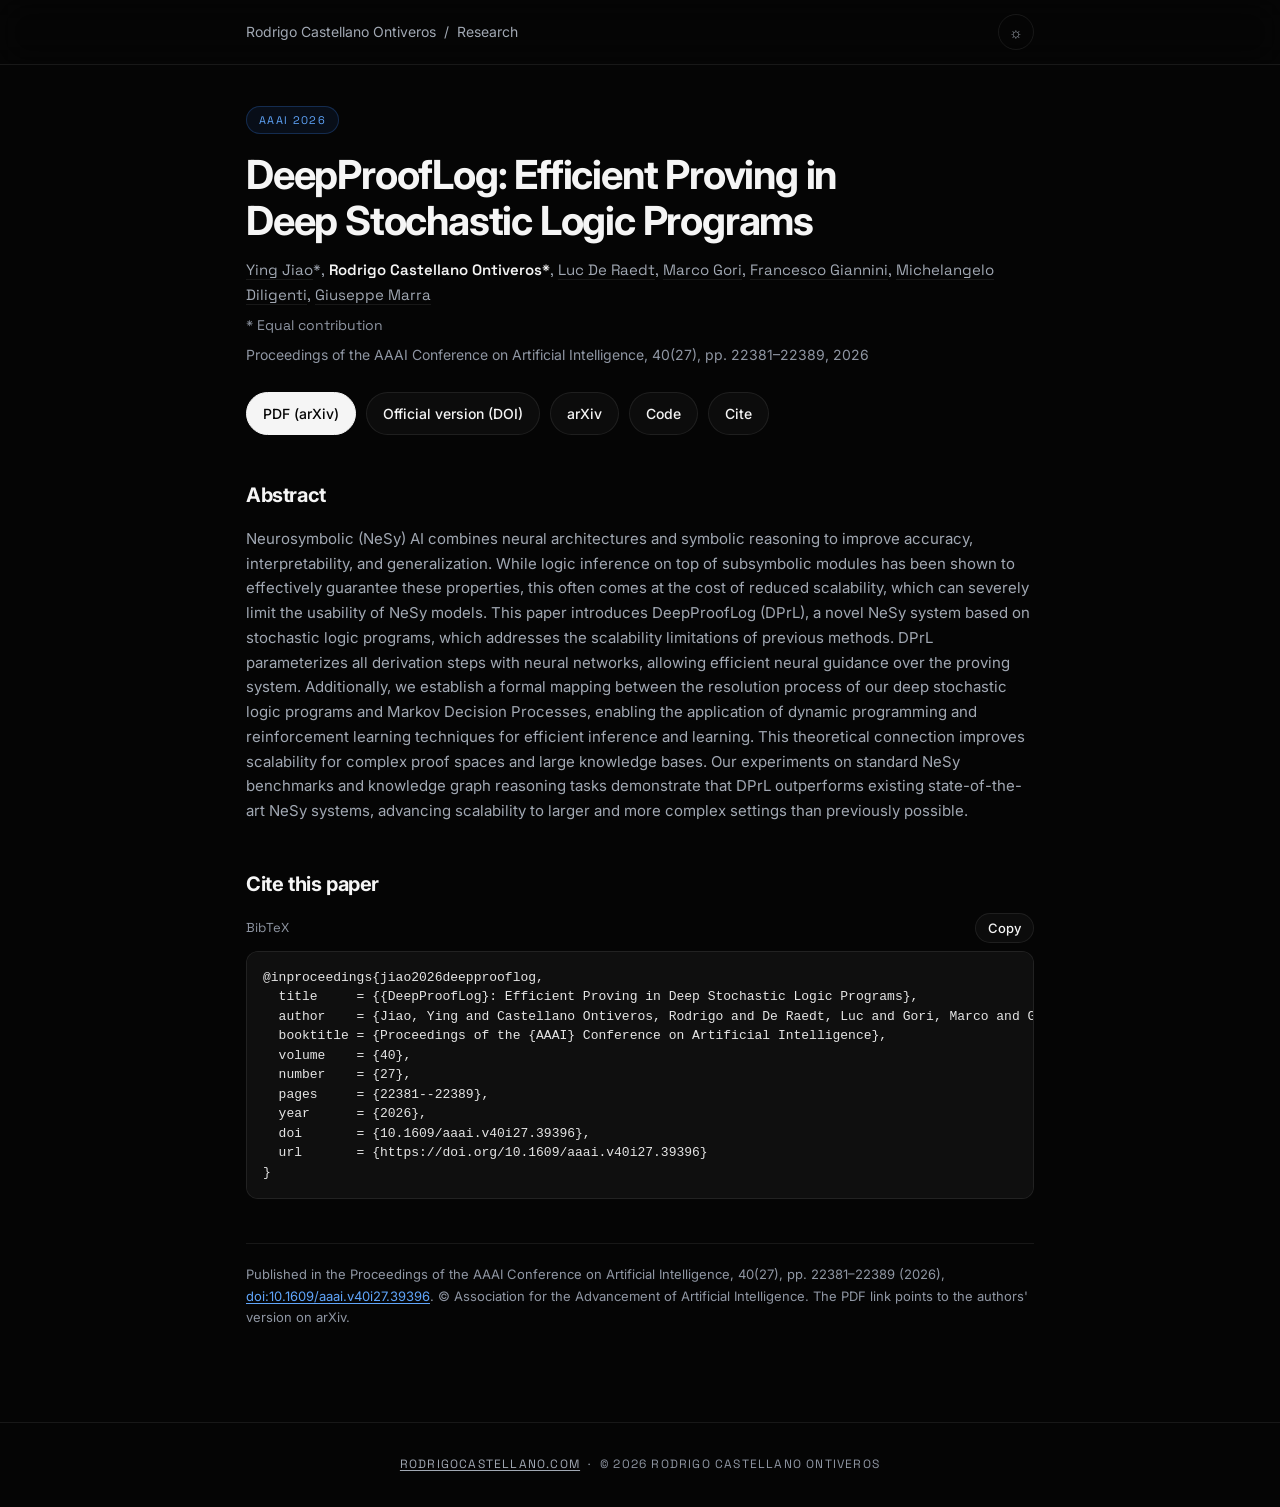
<file: papers/deepprooflog/index.html>
<!DOCTYPE html>
<html lang="en">
<head>
    <meta charset="UTF-8">
    <meta name="viewport" content="width=device-width, initial-scale=1.0">

    <title>DeepProofLog: Efficient Proving in Deep Stochastic Logic Programs (AAAI 2026) | Rodrigo Castellano Ontiveros</title>
    <meta name="description" content="AAAI 2026 paper by Jiao, Castellano Ontiveros, De Raedt, Gori, Giannini, Diligenti, Marra. Neurosymbolic (NeSy) AI combines neural architectures and symbolic reasoning to improve accuracy, interpretability, and generalization.">
    <meta name="author" content="Rodrigo Castellano Ontiveros">
    <link rel="canonical" href="https://rodrigocastellano.com/papers/deepprooflog/">

    <!-- Google Scholar / Highwire Press tags -->
    <meta name="citation_title" content="DeepProofLog: Efficient Proving in Deep Stochastic Logic Programs">
    <meta name="citation_author" content="Jiao, Ying">
    <meta name="citation_author" content="Castellano Ontiveros, Rodrigo">
    <meta name="citation_author_orcid" content="0000-0003-2324-633X">
    <meta name="citation_author_institution" content="University of Siena">
    <meta name="citation_author" content="De Raedt, Luc">
    <meta name="citation_author" content="Gori, Marco">
    <meta name="citation_author_orcid" content="0000-0001-6337-5430">
    <meta name="citation_author" content="Giannini, Francesco">
    <meta name="citation_author" content="Diligenti, Michelangelo">
    <meta name="citation_author_orcid" content="0000-0002-5805-8032">
    <meta name="citation_author" content="Marra, Giuseppe">
    <meta name="citation_author_orcid" content="0000-0001-5940-9562">
    <meta name="citation_publication_date" content="2026/03/14">
    <meta name="citation_conference_title" content="Proceedings of the AAAI Conference on Artificial Intelligence">
    <meta name="citation_publisher" content="Association for the Advancement of Artificial Intelligence (AAAI)">
    <meta name="citation_volume" content="40">
    <meta name="citation_issue" content="27">
    <meta name="citation_firstpage" content="22381">
    <meta name="citation_lastpage" content="22389">
    <meta name="citation_doi" content="10.1609/aaai.v40i27.39396">
    <meta name="citation_arxiv_id" content="2511.08581">
    <meta name="citation_pdf_url" content="https://arxiv.org/pdf/2511.08581">
    <meta name="citation_abstract_html_url" content="https://rodrigocastellano.com/papers/deepprooflog/">
    <meta name="citation_keywords" content="neurosymbolic AI; stochastic logic programs; DeepProbLog; probabilistic logic programming; Markov decision processes; reinforcement learning; knowledge graph reasoning; scalable inference">

    <!-- Open Graph / Twitter -->
    <meta property="og:type" content="article">
    <meta property="og:url" content="https://rodrigocastellano.com/papers/deepprooflog/">
    <meta property="og:site_name" content="Rodrigo Castellano Ontiveros">
    <meta property="og:title" content="DeepProofLog: Efficient Proving in Deep Stochastic Logic Programs (AAAI 2026)">
    <meta property="og:description" content="Neurosymbolic (NeSy) AI combines neural architectures and symbolic reasoning to improve accuracy, interpretability, and generalization.">
    <meta property="og:image" content="https://rodrigocastellano.com/image/banner.jpg">
    <meta name="twitter:card" content="summary_large_image">
    <meta name="twitter:title" content="DeepProofLog: Efficient Proving in Deep Stochastic Logic Programs (AAAI 2026)">
    <meta name="twitter:description" content="Neurosymbolic (NeSy) AI combines neural architectures and symbolic reasoning to improve accuracy, interpretability, and generalization.">
    <meta name="twitter:image" content="https://rodrigocastellano.com/image/banner.jpg">

    <script type="application/ld+json">
{
    "@context": "https://schema.org",
    "@graph": [
        {
            "@type": "ScholarlyArticle",
            "@id": "https://rodrigocastellano.com/papers/deepprooflog/#article",
            "headline": "DeepProofLog: Efficient Proving in Deep Stochastic Logic Programs",
            "name": "DeepProofLog: Efficient Proving in Deep Stochastic Logic Programs",
            "url": "https://rodrigocastellano.com/papers/deepprooflog/",
            "datePublished": "2026-03-14",
            "inLanguage": "en",
            "author": [
                {
                    "@type": "Person",
                    "name": "Ying Jiao"
                },
                {
                    "@type": "Person",
                    "name": "Rodrigo Castellano Ontiveros",
                    "givenName": "Rodrigo",
                    "familyName": "Castellano Ontiveros",
                    "url": "https://rodrigocastellano.com/",
                    "sameAs": "https://orcid.org/0000-0003-2324-633X",
                    "affiliation": {
                        "@type": "Organization",
                        "name": "University of Siena"
                    }
                },
                {
                    "@type": "Person",
                    "name": "Luc De Raedt"
                },
                {
                    "@type": "Person",
                    "name": "Marco Gori",
                    "sameAs": "https://orcid.org/0000-0001-6337-5430"
                },
                {
                    "@type": "Person",
                    "name": "Francesco Giannini"
                },
                {
                    "@type": "Person",
                    "name": "Michelangelo Diligenti",
                    "sameAs": "https://orcid.org/0000-0002-5805-8032"
                },
                {
                    "@type": "Person",
                    "name": "Giuseppe Marra",
                    "sameAs": "https://orcid.org/0000-0001-5940-9562"
                }
            ],
            "isPartOf": {
                "@type": "PublicationVolume",
                "name": "Proceedings of the AAAI Conference on Artificial Intelligence"
            },
            "publisher": {
                "@type": "Organization",
                "name": "Association for the Advancement of Artificial Intelligence (AAAI)"
            },
            "abstract": "Neurosymbolic (NeSy) AI combines neural architectures and symbolic reasoning to improve accuracy, interpretability, and generalization. While logic inference on top of subsymbolic modules has been shown to effectively guarantee these properties, this often comes at the cost of reduced scalability, which can severely limit the usability of NeSy models. This paper introduces DeepProofLog (DPrL), a novel NeSy system based on stochastic logic programs, which addresses the scalability limitations of previous methods. DPrL parameterizes all derivation steps with neural networks, allowing efficient neural guidance over the proving system. Additionally, we establish a formal mapping between the resolution process of our deep stochastic logic programs and Markov Decision Processes, enabling the application of dynamic programming and reinforcement learning techniques for efficient inference and learning. This theoretical connection improves scalability for complex proof spaces and large knowledge bases. Our experiments on standard NeSy benchmarks and knowledge graph reasoning tasks demonstrate that DPrL outperforms existing state-of-the-art NeSy systems, advancing scalability to larger and more complex settings than previously possible.",
            "keywords": [
                "neurosymbolic AI",
                "stochastic logic programs",
                "DeepProbLog",
                "probabilistic logic programming",
                "Markov decision processes",
                "reinforcement learning",
                "knowledge graph reasoning",
                "scalable inference"
            ],
            "identifier": [
                {
                    "@type": "PropertyValue",
                    "propertyID": "DOI",
                    "value": "10.1609/aaai.v40i27.39396"
                },
                {
                    "@type": "PropertyValue",
                    "propertyID": "arXiv",
                    "value": "2511.08581"
                }
            ],
            "sameAs": [
                "https://doi.org/10.1609/aaai.v40i27.39396",
                "https://arxiv.org/abs/2511.08581"
            ],
            "pageStart": "22381",
            "pageEnd": "22389",
            "encoding": {
                "@type": "MediaObject",
                "encodingFormat": "application/pdf",
                "contentUrl": "https://arxiv.org/pdf/2511.08581"
            }
        },
        {
            "@type": "SoftwareSourceCode",
            "name": "DPrL-AAAI",
            "codeRepository": "https://github.com/DeepProofLog/DPrL-AAAI",
            "isBasedOn": {
                "@id": "https://rodrigocastellano.com/papers/deepprooflog/#article"
            }
        },
        {
            "@type": "BreadcrumbList",
            "itemListElement": [
                {
                    "@type": "ListItem",
                    "position": 1,
                    "name": "Rodrigo Castellano Ontiveros",
                    "item": "https://rodrigocastellano.com/"
                },
                {
                    "@type": "ListItem",
                    "position": 2,
                    "name": "Research",
                    "item": "https://rodrigocastellano.com/#research"
                },
                {
                    "@type": "ListItem",
                    "position": 3,
                    "name": "DeepProofLog: Efficient Proving in Deep Stochastic Logic Programs"
                }
            ]
        }
    ]
}
    </script>

    <link rel="icon" type="image/png" sizes="192x192" href="/image/favicon.png?v=5">
    <link rel="icon" type="image/svg+xml" href="/image/favicon.svg?v=5">
    <link rel="preconnect" href="https://fonts.googleapis.com">
    <link rel="preconnect" href="https://fonts.gstatic.com" crossorigin>
    <link href="https://fonts.googleapis.com/css2?family=Inter:wght@300;400;500;600;700&family=Space+Grotesk:wght@400;500;600&display=swap" rel="stylesheet">

    <script>try { if (localStorage.getItem('theme') === 'light') document.documentElement.classList.add('light'); } catch (e) {}</script>
    <style>
        :root {
            --bg: #050505; --surface: rgba(255,255,255,0.03); --border: rgba(255,255,255,0.08);
            --text: #e5e5e5; --strong: #f5f5f5; --muted: #a1a8b3; --faint: #8f96a3;
            --accent: #60a5fa; --accent-bg: rgba(59,130,246,0.08); --accent-border: rgba(59,130,246,0.25);
            --code-bg: #0f0f0f;
        }
        html.light {
            --bg: #fafafa; --surface: rgba(0,0,0,0.025); --border: rgba(0,0,0,0.09);
            --text: #1f2937; --strong: #0a0a0a; --muted: #4b5563; --faint: #5b6472;
            --accent: #2563eb; --accent-bg: rgba(37,99,235,0.06); --accent-border: rgba(37,99,235,0.25);
            --code-bg: #f3f4f6;
        }
        * { box-sizing: border-box; }
        body { margin: 0; font-family: 'Inter', sans-serif; background: var(--bg); color: var(--text); -webkit-font-smoothing: antialiased; line-height: 1.65; }
        a { color: var(--accent); text-decoration: none; }
        a:hover { text-decoration: underline; }
        ::selection { background: rgba(59,130,246,0.3); }
        .mono { font-family: 'Space Grotesk', monospace; }

        .topbar { position: sticky; top: 0; z-index: 10; backdrop-filter: blur(16px); -webkit-backdrop-filter: blur(16px); background: color-mix(in srgb, var(--bg) 80%, transparent); border-bottom: 1px solid var(--border); }
        .topbar-inner { max-width: 820px; margin: 0 auto; padding: 14px 16px; display: flex; align-items: center; justify-content: space-between; gap: 12px; }
        .crumbs { font-size: 14px; color: var(--muted); white-space: nowrap; overflow: hidden; text-overflow: ellipsis; }
        .crumbs a { color: var(--muted); }
        .crumbs a:hover { color: var(--strong); }
        .theme-btn { background: none; border: 1px solid var(--border); color: var(--muted); border-radius: 999px; width: 36px; height: 36px; cursor: pointer; font-size: 15px; flex-shrink: 0; }
        .theme-btn:hover { color: var(--strong); }

        main { max-width: 820px; margin: 0 auto; padding: 40px 16px 80px; }
        .badge { display: inline-block; font-family: 'Space Grotesk', monospace; font-size: 11px; letter-spacing: 0.12em; text-transform: uppercase; color: var(--accent); background: var(--accent-bg); border: 1px solid var(--accent-border); border-radius: 999px; padding: 4px 12px; }
        h1 { color: var(--strong); font-size: clamp(28px, 5vw, 40px); line-height: 1.15; letter-spacing: -0.03em; margin: 18px 0 14px; text-wrap: balance; }
        h2 { color: var(--strong); font-size: 20px; letter-spacing: -0.02em; margin: 44px 0 12px; }
        .authors { font-family: 'Space Grotesk', monospace; font-size: 15px; color: var(--muted); }
        .authors strong { color: var(--strong); font-weight: 600; }
        .authors a { color: var(--muted); border-bottom: 1px solid var(--border); }
        .authors a:hover { color: var(--strong); text-decoration: none; }
        .venue { font-size: 14px; color: var(--faint); margin-top: 6px; }

        .actions { display: flex; flex-wrap: wrap; gap: 10px; margin: 26px 0 8px; }
        .btn { display: inline-flex; align-items: center; gap: 8px; padding: 9px 16px; border-radius: 999px; border: 1px solid var(--border); color: var(--strong); font-size: 14px; font-weight: 500; background: var(--surface); cursor: pointer; font-family: inherit; }
        .btn:hover { border-color: var(--accent-border); text-decoration: none; color: var(--accent); }
        .btn.primary { background: var(--strong); color: var(--bg); border-color: var(--strong); }
        .btn.primary:hover { opacity: 0.85; color: var(--bg); }
        .abstract { color: var(--muted); font-size: 15px; }

        pre { background: var(--code-bg); border: 1px solid var(--border); border-radius: 12px; padding: 16px; overflow-x: auto; font-size: 13px; line-height: 1.5; color: var(--text); margin: 0; }
        .cite-head { display: flex; justify-content: space-between; align-items: center; margin-bottom: 8px; }
        .copy { font-size: 13px; padding: 6px 12px; }

        .notice { margin-top: 44px; padding-top: 20px; border-top: 1px solid var(--border); font-size: 13px; color: var(--faint); }
        .notice a, footer a, .abstract a { text-decoration: underline; text-underline-offset: 2px; }
        footer { border-top: 1px solid var(--border); text-align: center; padding: 32px 16px; font-family: 'Space Grotesk', monospace; font-size: 12px; letter-spacing: 0.1em; text-transform: uppercase; color: var(--faint); }
        footer a { color: var(--muted); }
    </style>
</head>
<body>
    <header class="topbar">
        <div class="topbar-inner">
            <nav class="crumbs" aria-label="Breadcrumb"><a href="/">Rodrigo Castellano Ontiveros</a> &nbsp;/&nbsp; <a href="/#research">Research</a></nav>
            <button id="theme-toggle" class="theme-btn" type="button" aria-label="Switch theme" title="Switch theme">&#9788;</button>
        </div>
    </header>

    <main>
        <article>
            <span class="badge">AAAI 2026</span>
            <h1>DeepProofLog: Efficient Proving in Deep Stochastic Logic Programs</h1>
            <div class="authors">
                <a href="https://scholar.google.com/citations?user=w0526qgAAAAJ" target="_blank" rel="noopener">Ying Jiao</a>*,
                <strong>Rodrigo Castellano Ontiveros*</strong>,
                <a href="https://scholar.google.com/citations?user=dgobB6AAAAAJ" target="_blank" rel="noopener">Luc De Raedt</a>,
                <a href="https://scholar.google.com/citations?user=wBMRRk0AAAAJ" target="_blank" rel="noopener">Marco Gori</a>,
                <a href="https://scholar.google.com/citations?user=RO8aInMAAAAJ" target="_blank" rel="noopener">Francesco Giannini</a>,
                <a href="https://scholar.google.com/citations?user=qI-LOjIAAAAJ" target="_blank" rel="noopener">Michelangelo Diligenti</a>,
                <a href="https://scholar.google.com/citations?user=BBcsk7MAAAAJ" target="_blank" rel="noopener">Giuseppe Marra</a>
                <div class="venue">* Equal contribution</div>
            </div>
            <div class="venue">Proceedings of the AAAI Conference on Artificial Intelligence, 40(27), pp. 22381–22389, 2026</div>

            <div class="actions">
                <a class="btn primary" href="https://arxiv.org/pdf/2511.08581" target="_blank" rel="noopener">PDF (arXiv)</a>
                <a class="btn" href="https://doi.org/10.1609/aaai.v40i27.39396" target="_blank" rel="noopener">Official version (DOI)</a>
                <a class="btn" href="https://arxiv.org/abs/2511.08581" target="_blank" rel="noopener">arXiv</a>
                <a class="btn" href="https://github.com/DeepProofLog/DPrL-AAAI" target="_blank" rel="noopener">Code</a>
                <a class="btn" href="#cite">Cite</a>
            </div>

            <h2>Abstract</h2>
            <p class="abstract">Neurosymbolic (NeSy) AI combines neural architectures and symbolic reasoning to improve accuracy, interpretability, and generalization. While logic inference on top of subsymbolic modules has been shown to effectively guarantee these properties, this often comes at the cost of reduced scalability, which can severely limit the usability of NeSy models. This paper introduces DeepProofLog (DPrL), a novel NeSy system based on stochastic logic programs, which addresses the scalability limitations of previous methods. DPrL parameterizes all derivation steps with neural networks, allowing efficient neural guidance over the proving system. Additionally, we establish a formal mapping between the resolution process of our deep stochastic logic programs and Markov Decision Processes, enabling the application of dynamic programming and reinforcement learning techniques for efficient inference and learning. This theoretical connection improves scalability for complex proof spaces and large knowledge bases. Our experiments on standard NeSy benchmarks and knowledge graph reasoning tasks demonstrate that DPrL outperforms existing state-of-the-art NeSy systems, advancing scalability to larger and more complex settings than previously possible.</p>

            <h2 id="cite">Cite this paper</h2>
            <div class="cite-head">
                <span class="mono" style="font-size:13px;color:var(--faint)">BibTeX</span>
                <button class="btn copy" type="button" data-copy="bibtex">Copy</button>
            </div>
<pre id="bibtex">@inproceedings{jiao2026deepprooflog,
  title     = {{DeepProofLog}: Efficient Proving in Deep Stochastic Logic Programs},
  author    = {Jiao, Ying and Castellano Ontiveros, Rodrigo and De Raedt, Luc and Gori, Marco and Giannini, Francesco and Diligenti, Michelangelo and Marra, Giuseppe},
  booktitle = {Proceedings of the {AAAI} Conference on Artificial Intelligence},
  volume    = {40},
  number    = {27},
  pages     = {22381--22389},
  year      = {2026},
  doi       = {10.1609/aaai.v40i27.39396},
  url       = {https://doi.org/10.1609/aaai.v40i27.39396}
}</pre>

            <p class="notice">Published in the Proceedings of the AAAI Conference on Artificial Intelligence, 40(27), pp. 22381–22389 (2026), <a href="https://doi.org/10.1609/aaai.v40i27.39396">doi:10.1609/aaai.v40i27.39396</a>. © Association for the Advancement of Artificial Intelligence. The PDF link points to the authors' version on arXiv.</p>
        </article>
    </main>

    <footer>
        <a href="/">rodrigocastellano.com</a> &nbsp;·&nbsp; &copy; 2026 Rodrigo Castellano Ontiveros
    </footer>

    <script>
        (function () {
            var btn = document.getElementById('theme-toggle');
            function sync() { btn.innerHTML = document.documentElement.classList.contains('light') ? '&#9790;' : '&#9788;'; }
            sync();
            btn.addEventListener('click', function () {
                var light = document.documentElement.classList.toggle('light');
                try { localStorage.setItem('theme', light ? 'light' : 'dark'); } catch (e) {}
                sync();
            });
            document.querySelectorAll('[data-copy]').forEach(function (b) {
                b.addEventListener('click', function () {
                    var text = document.getElementById(b.getAttribute('data-copy')).textContent;
                    navigator.clipboard.writeText(text).then(function () {
                        b.textContent = 'Copied'; setTimeout(function () { b.textContent = 'Copy'; }, 1500);
                    });
                });
            });
        })();
    </script>
    <script data-goatcounter="https://rodrigocastellano.goatcounter.com/count" async src="https://gc.zgo.at/count.js"></script>
</body>
</html>
</file>
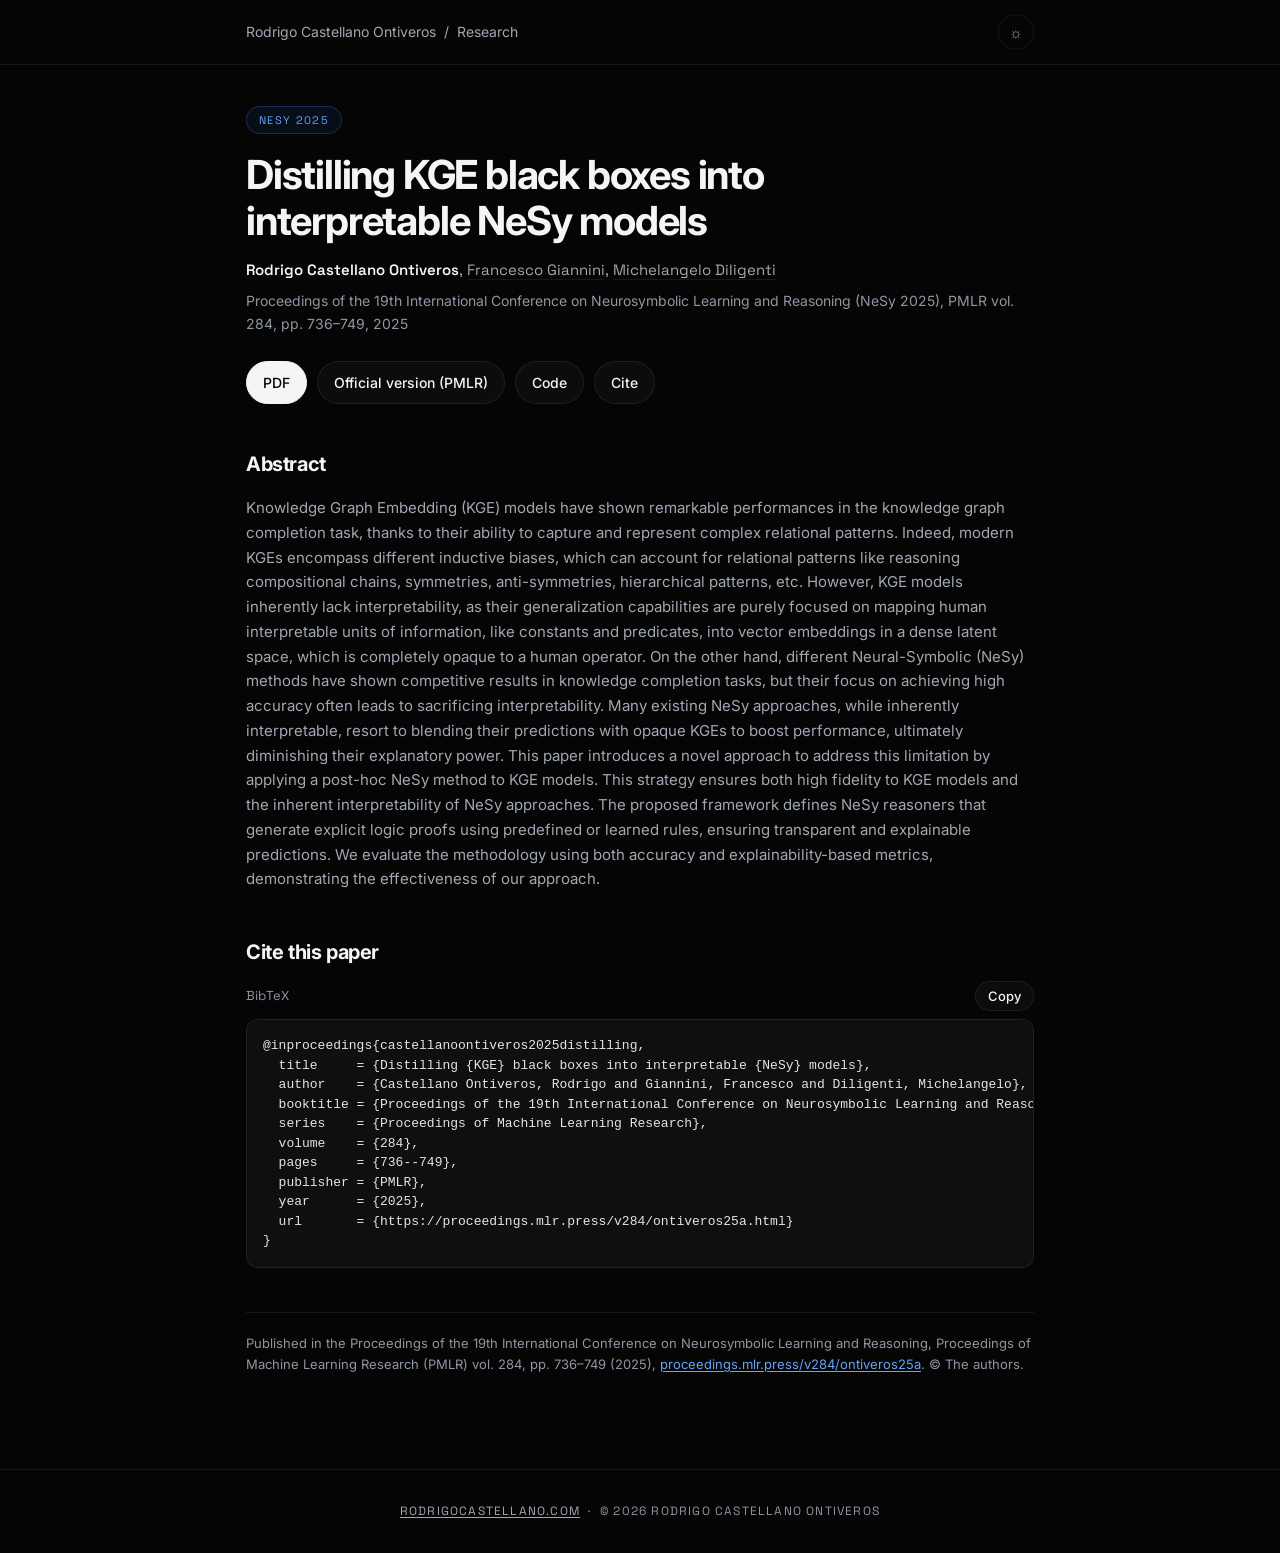
<file: papers/distilling-kge/index.html>
<!DOCTYPE html>
<html lang="en">
<head>
    <meta charset="UTF-8">
    <meta name="viewport" content="width=device-width, initial-scale=1.0">

    <title>Distilling KGE black boxes into interpretable NeSy models (NeSy 2025) | Rodrigo Castellano Ontiveros</title>
    <meta name="description" content="NeSy 2025 paper by Castellano Ontiveros, Giannini, Diligenti. Knowledge Graph Embedding (KGE) models have shown remarkable performances in the knowledge graph completion task, thanks to their ability to capture and represent complex relational patterns.">
    <meta name="author" content="Rodrigo Castellano Ontiveros">
    <link rel="canonical" href="https://rodrigocastellano.com/papers/distilling-kge/">

    <!-- Google Scholar / Highwire Press tags -->
    <meta name="citation_title" content="Distilling KGE black boxes into interpretable NeSy models">
    <meta name="citation_author" content="Castellano Ontiveros, Rodrigo">
    <meta name="citation_author_orcid" content="0000-0003-2324-633X">
    <meta name="citation_author_institution" content="University of Siena">
    <meta name="citation_author" content="Giannini, Francesco">
    <meta name="citation_author" content="Diligenti, Michelangelo">
    <meta name="citation_author_orcid" content="0000-0002-5805-8032">
    <meta name="citation_publication_date" content="2025/10/07">
    <meta name="citation_conference_title" content="Proceedings of the 19th International Conference on Neurosymbolic Learning and Reasoning">
    <meta name="citation_publisher" content="PMLR">
    <meta name="citation_volume" content="284">
    <meta name="citation_firstpage" content="736">
    <meta name="citation_lastpage" content="749">
    <meta name="citation_issn" content="2640-3498">
    <meta name="citation_pdf_url" content="https://rodrigocastellano.com/papers/distilling-kge/distilling-kge-nesy2025.pdf">
    <meta name="citation_abstract_html_url" content="https://rodrigocastellano.com/papers/distilling-kge/">
    <meta name="citation_keywords" content="knowledge graph embeddings; knowledge graph completion; neural-symbolic AI; interpretability; post-hoc explanation; model distillation; logic rules; explainable AI">

    <!-- Open Graph / Twitter -->
    <meta property="og:type" content="article">
    <meta property="og:url" content="https://rodrigocastellano.com/papers/distilling-kge/">
    <meta property="og:site_name" content="Rodrigo Castellano Ontiveros">
    <meta property="og:title" content="Distilling KGE black boxes into interpretable NeSy models (NeSy 2025)">
    <meta property="og:description" content="Knowledge Graph Embedding (KGE) models have shown remarkable performances in the knowledge graph completion task, thanks to their ability to capture and represent complex relational patterns.">
    <meta property="og:image" content="https://rodrigocastellano.com/image/banner.jpg">
    <meta name="twitter:card" content="summary_large_image">
    <meta name="twitter:title" content="Distilling KGE black boxes into interpretable NeSy models (NeSy 2025)">
    <meta name="twitter:description" content="Knowledge Graph Embedding (KGE) models have shown remarkable performances in the knowledge graph completion task, thanks to their ability to capture and represent complex relational patterns.">
    <meta name="twitter:image" content="https://rodrigocastellano.com/image/banner.jpg">

    <script type="application/ld+json">
{
    "@context": "https://schema.org",
    "@graph": [
        {
            "@type": "ScholarlyArticle",
            "@id": "https://rodrigocastellano.com/papers/distilling-kge/#article",
            "headline": "Distilling KGE black boxes into interpretable NeSy models",
            "name": "Distilling KGE black boxes into interpretable NeSy models",
            "url": "https://rodrigocastellano.com/papers/distilling-kge/",
            "datePublished": "2025-10-07",
            "inLanguage": "en",
            "author": [
                {
                    "@type": "Person",
                    "name": "Rodrigo Castellano Ontiveros",
                    "givenName": "Rodrigo",
                    "familyName": "Castellano Ontiveros",
                    "url": "https://rodrigocastellano.com/",
                    "sameAs": "https://orcid.org/0000-0003-2324-633X",
                    "affiliation": {
                        "@type": "Organization",
                        "name": "University of Siena"
                    }
                },
                {
                    "@type": "Person",
                    "name": "Francesco Giannini"
                },
                {
                    "@type": "Person",
                    "name": "Michelangelo Diligenti",
                    "sameAs": "https://orcid.org/0000-0002-5805-8032"
                }
            ],
            "isPartOf": {
                "@type": "PublicationVolume",
                "name": "Proceedings of the 19th International Conference on Neurosymbolic Learning and Reasoning"
            },
            "publisher": {
                "@type": "Organization",
                "name": "PMLR"
            },
            "abstract": "Knowledge Graph Embedding (KGE) models have shown remarkable performances in the knowledge graph completion task, thanks to their ability to capture and represent complex relational patterns. Indeed, modern KGEs encompass different inductive biases, which can account for relational patterns like reasoning compositional chains, symmetries, anti-symmetries, hierarchical patterns, etc. However, KGE models inherently lack interpretability, as their generalization capabilities are purely focused on mapping human interpretable units of information, like constants and predicates, into vector embeddings in a dense latent space, which is completely opaque to a human operator. On the other hand, different Neural-Symbolic (NeSy) methods have shown competitive results in knowledge completion tasks, but their focus on achieving high accuracy often leads to sacrificing interpretability. Many existing NeSy approaches, while inherently interpretable, resort to blending their predictions with opaque KGEs to boost performance, ultimately diminishing their explanatory power. This paper introduces a novel approach to address this limitation by applying a post-hoc NeSy method to KGE models. This strategy ensures both high fidelity to KGE models and the inherent interpretability of NeSy approaches. The proposed framework defines NeSy reasoners that generate explicit logic proofs using predefined or learned rules, ensuring transparent and explainable predictions. We evaluate the methodology using both accuracy and explainability-based metrics, demonstrating the effectiveness of our approach.",
            "keywords": [
                "knowledge graph embeddings",
                "knowledge graph completion",
                "neural-symbolic AI",
                "interpretability",
                "post-hoc explanation",
                "model distillation",
                "logic rules",
                "explainable AI"
            ],
            "sameAs": [
                "https://proceedings.mlr.press/v284/ontiveros25a.html"
            ],
            "pageStart": "736",
            "pageEnd": "749",
            "encoding": {
                "@type": "MediaObject",
                "encodingFormat": "application/pdf",
                "contentUrl": "https://rodrigocastellano.com/papers/distilling-kge/distilling-kge-nesy2025.pdf"
            }
        },
        {
            "@type": "SoftwareSourceCode",
            "name": "KGE-Distillation",
            "codeRepository": "https://github.com/rodrigo-castellano/KGE-Distillation",
            "isBasedOn": {
                "@id": "https://rodrigocastellano.com/papers/distilling-kge/#article"
            },
            "identifier": {
                "@type": "PropertyValue",
                "propertyID": "DOI",
                "value": "10.5281/zenodo.24465162"
            },
            "sameAs": "https://doi.org/10.5281/zenodo.24465162",
            "license": "https://www.apache.org/licenses/LICENSE-2.0"
        },
        {
            "@type": "BreadcrumbList",
            "itemListElement": [
                {
                    "@type": "ListItem",
                    "position": 1,
                    "name": "Rodrigo Castellano Ontiveros",
                    "item": "https://rodrigocastellano.com/"
                },
                {
                    "@type": "ListItem",
                    "position": 2,
                    "name": "Research",
                    "item": "https://rodrigocastellano.com/#research"
                },
                {
                    "@type": "ListItem",
                    "position": 3,
                    "name": "Distilling KGE black boxes into interpretable NeSy models"
                }
            ]
        }
    ]
}
    </script>

    <link rel="icon" type="image/png" sizes="192x192" href="/image/favicon.png?v=5">
    <link rel="icon" type="image/svg+xml" href="/image/favicon.svg?v=5">
    <link rel="preconnect" href="https://fonts.googleapis.com">
    <link rel="preconnect" href="https://fonts.gstatic.com" crossorigin>
    <link href="https://fonts.googleapis.com/css2?family=Inter:wght@300;400;500;600;700&family=Space+Grotesk:wght@400;500;600&display=swap" rel="stylesheet">

    <script>try { if (localStorage.getItem('theme') === 'light') document.documentElement.classList.add('light'); } catch (e) {}</script>
    <style>
        :root {
            --bg: #050505; --surface: rgba(255,255,255,0.03); --border: rgba(255,255,255,0.08);
            --text: #e5e5e5; --strong: #f5f5f5; --muted: #a1a8b3; --faint: #8f96a3;
            --accent: #60a5fa; --accent-bg: rgba(59,130,246,0.08); --accent-border: rgba(59,130,246,0.25);
            --code-bg: #0f0f0f;
        }
        html.light {
            --bg: #fafafa; --surface: rgba(0,0,0,0.025); --border: rgba(0,0,0,0.09);
            --text: #1f2937; --strong: #0a0a0a; --muted: #4b5563; --faint: #5b6472;
            --accent: #2563eb; --accent-bg: rgba(37,99,235,0.06); --accent-border: rgba(37,99,235,0.25);
            --code-bg: #f3f4f6;
        }
        * { box-sizing: border-box; }
        body { margin: 0; font-family: 'Inter', sans-serif; background: var(--bg); color: var(--text); -webkit-font-smoothing: antialiased; line-height: 1.65; }
        a { color: var(--accent); text-decoration: none; }
        a:hover { text-decoration: underline; }
        ::selection { background: rgba(59,130,246,0.3); }
        .mono { font-family: 'Space Grotesk', monospace; }

        .topbar { position: sticky; top: 0; z-index: 10; backdrop-filter: blur(16px); -webkit-backdrop-filter: blur(16px); background: color-mix(in srgb, var(--bg) 80%, transparent); border-bottom: 1px solid var(--border); }
        .topbar-inner { max-width: 820px; margin: 0 auto; padding: 14px 16px; display: flex; align-items: center; justify-content: space-between; gap: 12px; }
        .crumbs { font-size: 14px; color: var(--muted); white-space: nowrap; overflow: hidden; text-overflow: ellipsis; }
        .crumbs a { color: var(--muted); }
        .crumbs a:hover { color: var(--strong); }
        .theme-btn { background: none; border: 1px solid var(--border); color: var(--muted); border-radius: 999px; width: 36px; height: 36px; cursor: pointer; font-size: 15px; flex-shrink: 0; }
        .theme-btn:hover { color: var(--strong); }

        main { max-width: 820px; margin: 0 auto; padding: 40px 16px 80px; }
        .badge { display: inline-block; font-family: 'Space Grotesk', monospace; font-size: 11px; letter-spacing: 0.12em; text-transform: uppercase; color: var(--accent); background: var(--accent-bg); border: 1px solid var(--accent-border); border-radius: 999px; padding: 4px 12px; }
        h1 { color: var(--strong); font-size: clamp(28px, 5vw, 40px); line-height: 1.15; letter-spacing: -0.03em; margin: 18px 0 14px; text-wrap: balance; }
        h2 { color: var(--strong); font-size: 20px; letter-spacing: -0.02em; margin: 44px 0 12px; }
        .authors { font-family: 'Space Grotesk', monospace; font-size: 15px; color: var(--muted); }
        .authors strong { color: var(--strong); font-weight: 600; }
        .authors a { color: var(--muted); border-bottom: 1px solid var(--border); }
        .authors a:hover { color: var(--strong); text-decoration: none; }
        .venue { font-size: 14px; color: var(--faint); margin-top: 6px; }

        .actions { display: flex; flex-wrap: wrap; gap: 10px; margin: 26px 0 8px; }
        .btn { display: inline-flex; align-items: center; gap: 8px; padding: 9px 16px; border-radius: 999px; border: 1px solid var(--border); color: var(--strong); font-size: 14px; font-weight: 500; background: var(--surface); cursor: pointer; font-family: inherit; }
        .btn:hover { border-color: var(--accent-border); text-decoration: none; color: var(--accent); }
        .btn.primary { background: var(--strong); color: var(--bg); border-color: var(--strong); }
        .btn.primary:hover { opacity: 0.85; color: var(--bg); }
        .abstract { color: var(--muted); font-size: 15px; }

        pre { background: var(--code-bg); border: 1px solid var(--border); border-radius: 12px; padding: 16px; overflow-x: auto; font-size: 13px; line-height: 1.5; color: var(--text); margin: 0; }
        .cite-head { display: flex; justify-content: space-between; align-items: center; margin-bottom: 8px; }
        .copy { font-size: 13px; padding: 6px 12px; }

        .notice { margin-top: 44px; padding-top: 20px; border-top: 1px solid var(--border); font-size: 13px; color: var(--faint); }
        .notice a, footer a, .abstract a { text-decoration: underline; text-underline-offset: 2px; }
        footer { border-top: 1px solid var(--border); text-align: center; padding: 32px 16px; font-family: 'Space Grotesk', monospace; font-size: 12px; letter-spacing: 0.1em; text-transform: uppercase; color: var(--faint); }
        footer a { color: var(--muted); }
    </style>
</head>
<body>
    <header class="topbar">
        <div class="topbar-inner">
            <nav class="crumbs" aria-label="Breadcrumb"><a href="/">Rodrigo Castellano Ontiveros</a> &nbsp;/&nbsp; <a href="/#research">Research</a></nav>
            <button id="theme-toggle" class="theme-btn" type="button" aria-label="Switch theme" title="Switch theme">&#9788;</button>
        </div>
    </header>

    <main>
        <article>
            <span class="badge">NeSy 2025</span>
            <h1>Distilling KGE black boxes into interpretable NeSy models</h1>
            <div class="authors">
                <strong>Rodrigo Castellano Ontiveros</strong>,
                <a href="https://scholar.google.com/citations?user=RO8aInMAAAAJ" target="_blank" rel="noopener">Francesco Giannini</a>,
                <a href="https://scholar.google.com/citations?user=qI-LOjIAAAAJ" target="_blank" rel="noopener">Michelangelo Diligenti</a>
            </div>
            <div class="venue">Proceedings of the 19th International Conference on Neurosymbolic Learning and Reasoning (NeSy 2025), PMLR vol. 284, pp. 736–749, 2025</div>

            <div class="actions">
                <a class="btn primary" href="distilling-kge-nesy2025.pdf">PDF</a>
                <a class="btn" href="https://proceedings.mlr.press/v284/ontiveros25a.html" target="_blank" rel="noopener">Official version (PMLR)</a>
                <a class="btn" href="https://github.com/rodrigo-castellano/KGE-Distillation" target="_blank" rel="noopener">Code</a>
                <a class="btn" href="#cite">Cite</a>
            </div>

            <h2>Abstract</h2>
            <p class="abstract">Knowledge Graph Embedding (KGE) models have shown remarkable performances in the knowledge graph completion task, thanks to their ability to capture and represent complex relational patterns. Indeed, modern KGEs encompass different inductive biases, which can account for relational patterns like reasoning compositional chains, symmetries, anti-symmetries, hierarchical patterns, etc. However, KGE models inherently lack interpretability, as their generalization capabilities are purely focused on mapping human interpretable units of information, like constants and predicates, into vector embeddings in a dense latent space, which is completely opaque to a human operator. On the other hand, different Neural-Symbolic (NeSy) methods have shown competitive results in knowledge completion tasks, but their focus on achieving high accuracy often leads to sacrificing interpretability. Many existing NeSy approaches, while inherently interpretable, resort to blending their predictions with opaque KGEs to boost performance, ultimately diminishing their explanatory power. This paper introduces a novel approach to address this limitation by applying a post-hoc NeSy method to KGE models. This strategy ensures both high fidelity to KGE models and the inherent interpretability of NeSy approaches. The proposed framework defines NeSy reasoners that generate explicit logic proofs using predefined or learned rules, ensuring transparent and explainable predictions. We evaluate the methodology using both accuracy and explainability-based metrics, demonstrating the effectiveness of our approach.</p>

            <h2 id="cite">Cite this paper</h2>
            <div class="cite-head">
                <span class="mono" style="font-size:13px;color:var(--faint)">BibTeX</span>
                <button class="btn copy" type="button" data-copy="bibtex">Copy</button>
            </div>
<pre id="bibtex">@inproceedings{castellanoontiveros2025distilling,
  title     = {Distilling {KGE} black boxes into interpretable {NeSy} models},
  author    = {Castellano Ontiveros, Rodrigo and Giannini, Francesco and Diligenti, Michelangelo},
  booktitle = {Proceedings of the 19th International Conference on Neurosymbolic Learning and Reasoning},
  series    = {Proceedings of Machine Learning Research},
  volume    = {284},
  pages     = {736--749},
  publisher = {PMLR},
  year      = {2025},
  url       = {https://proceedings.mlr.press/v284/ontiveros25a.html}
}</pre>

            <p class="notice">Published in the Proceedings of the 19th International Conference on Neurosymbolic Learning and Reasoning, Proceedings of Machine Learning Research (PMLR) vol. 284, pp. 736–749 (2025), <a href="https://proceedings.mlr.press/v284/ontiveros25a.html">proceedings.mlr.press/v284/ontiveros25a</a>. © The authors.</p>
        </article>
    </main>

    <footer>
        <a href="/">rodrigocastellano.com</a> &nbsp;·&nbsp; &copy; 2026 Rodrigo Castellano Ontiveros
    </footer>

    <script>
        (function () {
            var btn = document.getElementById('theme-toggle');
            function sync() { btn.innerHTML = document.documentElement.classList.contains('light') ? '&#9790;' : '&#9788;'; }
            sync();
            btn.addEventListener('click', function () {
                var light = document.documentElement.classList.toggle('light');
                try { localStorage.setItem('theme', light ? 'light' : 'dark'); } catch (e) {}
                sync();
            });
            document.querySelectorAll('[data-copy]').forEach(function (b) {
                b.addEventListener('click', function () {
                    var text = document.getElementById(b.getAttribute('data-copy')).textContent;
                    navigator.clipboard.writeText(text).then(function () {
                        b.textContent = 'Copied'; setTimeout(function () { b.textContent = 'Copy'; }, 1500);
                    });
                });
            });
        })();
    </script>
    <script data-goatcounter="https://rodrigocastellano.goatcounter.com/count" async src="https://gc.zgo.at/count.js"></script>
</body>
</html>
</file>
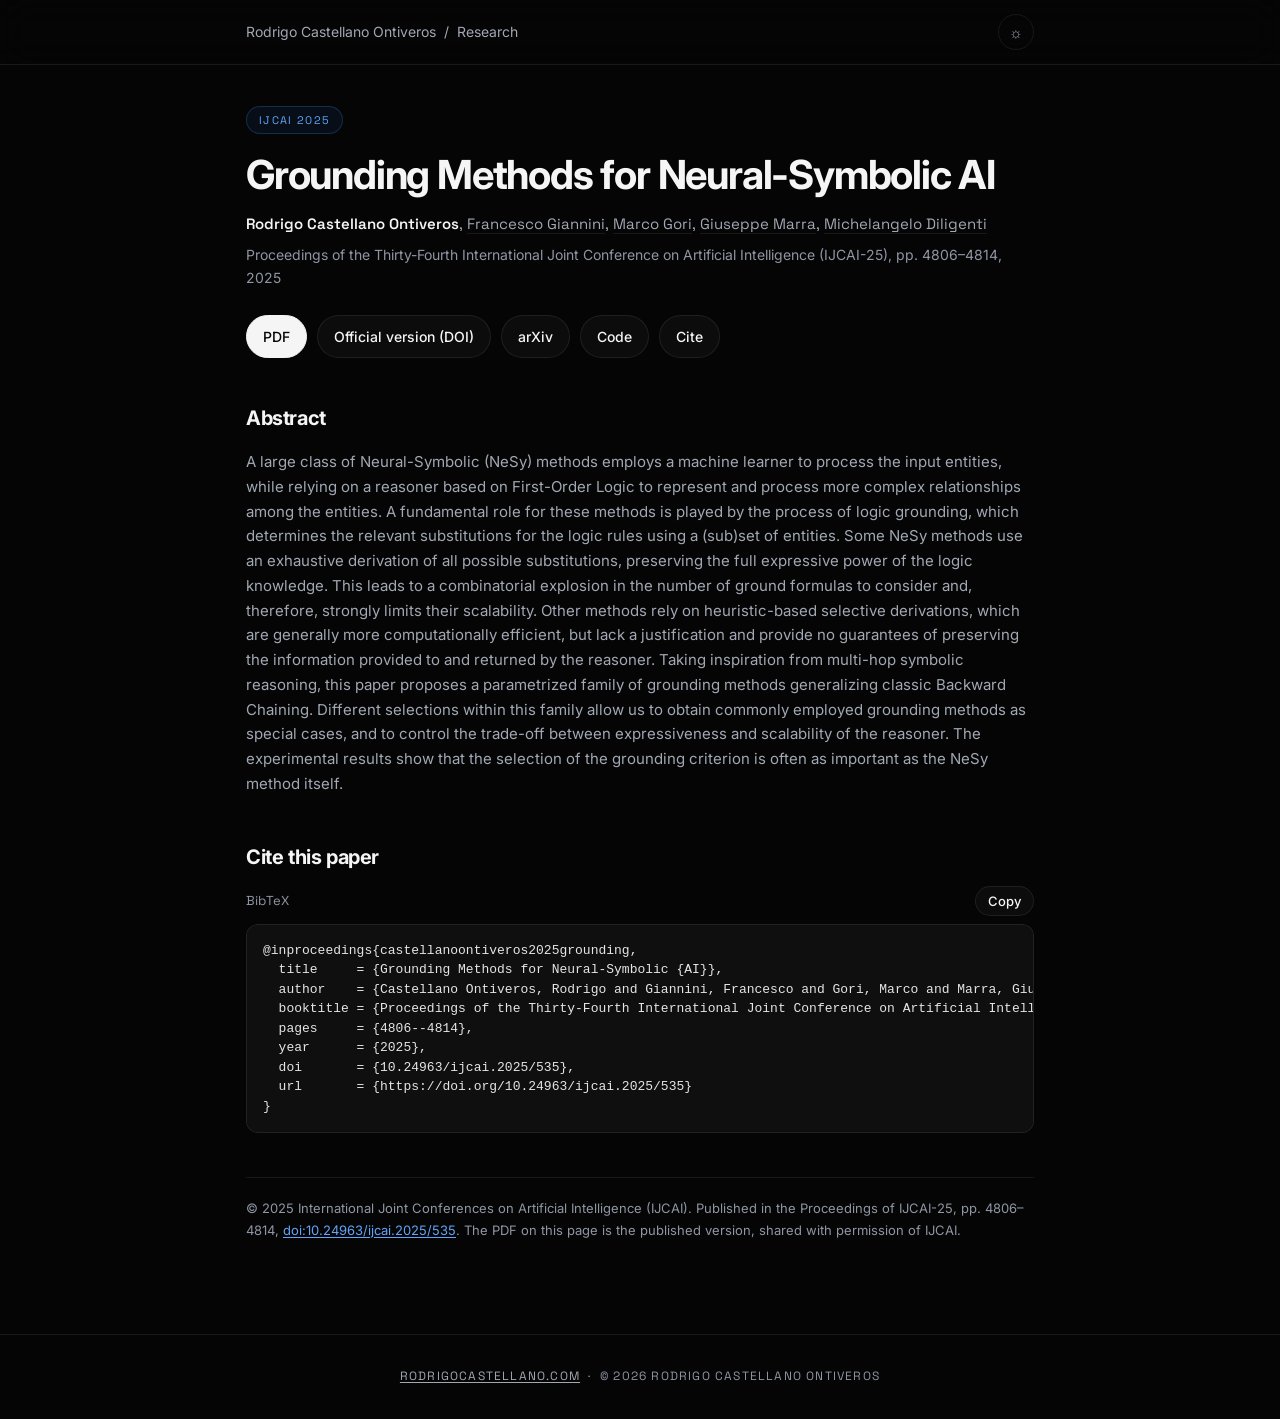
<file: papers/grounding-methods/index.html>
<!DOCTYPE html>
<html lang="en">
<head>
    <meta charset="UTF-8">
    <meta name="viewport" content="width=device-width, initial-scale=1.0">

    <title>Grounding Methods for Neural-Symbolic AI (IJCAI 2025) | Rodrigo Castellano Ontiveros</title>
    <meta name="description" content="IJCAI 2025 paper by Castellano Ontiveros, Giannini, Gori, Marra and Diligenti. A large class of Neural-Symbolic (NeSy) methods employs a machine learner to process the input entities, while relying on a reasoner based on First-Order Logic. This paper proposes a parametrized family of grounding methods generalizing classic Backward Chaining.">
    <meta name="author" content="Rodrigo Castellano Ontiveros">
    <link rel="canonical" href="https://rodrigocastellano.com/papers/grounding-methods/">

    <!-- Google Scholar / Highwire Press tags -->
    <meta name="citation_title" content="Grounding Methods for Neural-Symbolic AI">
    <meta name="citation_author" content="Castellano Ontiveros, Rodrigo">
    <meta name="citation_author_orcid" content="0000-0003-2324-633X">
    <meta name="citation_author_institution" content="University of Siena">
    <meta name="citation_author" content="Giannini, Francesco">
    <meta name="citation_author_institution" content="Scuola Normale Superiore">
    <meta name="citation_author" content="Gori, Marco">
    <meta name="citation_author_institution" content="University of Siena">
    <meta name="citation_author" content="Marra, Giuseppe">
    <meta name="citation_author_institution" content="KU Leuven">
    <meta name="citation_author" content="Diligenti, Michelangelo">
    <meta name="citation_author_institution" content="University of Siena">
    <meta name="citation_publication_date" content="2025/08">
    <meta name="citation_conference_title" content="Proceedings of the Thirty-Fourth International Joint Conference on Artificial Intelligence (IJCAI-25)">
    <meta name="citation_publisher" content="International Joint Conferences on Artificial Intelligence Organization">
    <meta name="citation_firstpage" content="4806">
    <meta name="citation_lastpage" content="4814">
    <meta name="citation_doi" content="10.24963/ijcai.2025/535">
    <meta name="citation_arxiv_id" content="2507.08216">
    <meta name="citation_pdf_url" content="https://rodrigocastellano.com/papers/grounding-methods/grounding-methods-ijcai25.pdf">
    <meta name="citation_abstract_html_url" content="https://rodrigocastellano.com/papers/grounding-methods/">
    <meta name="citation_keywords" content="neural-symbolic AI; logic grounding; backward chaining; knowledge graphs; link prediction; first-order logic">

    <!-- Open Graph / Twitter -->
    <meta property="og:type" content="article">
    <meta property="og:url" content="https://rodrigocastellano.com/papers/grounding-methods/">
    <meta property="og:site_name" content="Rodrigo Castellano Ontiveros">
    <meta property="og:title" content="Grounding Methods for Neural-Symbolic AI (IJCAI 2025)">
    <meta property="og:description" content="A large class of Neural-Symbolic (NeSy) methods employs a machine learner to process the input entities, while relying on a reasoner based on First-Order Logic. This paper proposes a parametrized family of grounding methods generalizing classic Backward Chaining.">
    <meta property="og:image" content="https://rodrigocastellano.com/image/banner.jpg">
    <meta name="twitter:card" content="summary_large_image">
    <meta name="twitter:title" content="Grounding Methods for Neural-Symbolic AI (IJCAI 2025)">
    <meta name="twitter:description" content="A large class of Neural-Symbolic (NeSy) methods employs a machine learner to process the input entities, while relying on a reasoner based on First-Order Logic. This paper proposes a parametrized family of grounding methods generalizing classic Backward Chaining.">
    <meta name="twitter:image" content="https://rodrigocastellano.com/image/banner.jpg">

    <script type="application/ld+json">
    {
        "@context": "https://schema.org",
        "@graph": [
            {
                "@type": "ScholarlyArticle",
                "@id": "https://rodrigocastellano.com/papers/grounding-methods/#article",
                "headline": "Grounding Methods for Neural-Symbolic AI",
                "name": "Grounding Methods for Neural-Symbolic AI",
                "url": "https://rodrigocastellano.com/papers/grounding-methods/",
                "identifier": [
                    { "@type": "PropertyValue", "propertyID": "DOI", "value": "10.24963/ijcai.2025/535" },
                    { "@type": "PropertyValue", "propertyID": "arXiv", "value": "2507.08216" }
                ],
                "sameAs": [
                    "https://doi.org/10.24963/ijcai.2025/535",
                    "https://www.ijcai.org/proceedings/2025/535",
                    "https://arxiv.org/abs/2507.08216"
                ],
                "datePublished": "2025-08",
                "inLanguage": "en",
                "author": [
                    { "@type": "Person", "name": "Rodrigo Castellano Ontiveros", "givenName": "Rodrigo", "familyName": "Castellano Ontiveros", "url": "https://rodrigocastellano.com/", "sameAs": "https://orcid.org/0000-0003-2324-633X", "affiliation": { "@type": "CollegeOrUniversity", "name": "University of Siena" } },
                    { "@type": "Person", "name": "Francesco Giannini", "affiliation": { "@type": "CollegeOrUniversity", "name": "Scuola Normale Superiore" } },
                    { "@type": "Person", "name": "Marco Gori", "sameAs": "https://orcid.org/0000-0001-6337-5430", "affiliation": { "@type": "CollegeOrUniversity", "name": "University of Siena" } },
                    { "@type": "Person", "name": "Giuseppe Marra", "sameAs": "https://orcid.org/0000-0001-5940-9562", "affiliation": { "@type": "CollegeOrUniversity", "name": "KU Leuven" } },
                    { "@type": "Person", "name": "Michelangelo Diligenti", "sameAs": "https://orcid.org/0000-0002-5805-8032", "affiliation": { "@type": "CollegeOrUniversity", "name": "University of Siena" } }
                ],
                "isPartOf": {
                    "@type": "PublicationVolume",
                    "name": "Proceedings of the Thirty-Fourth International Joint Conference on Artificial Intelligence (IJCAI-25)",
                    "publisher": { "@type": "Organization", "name": "International Joint Conferences on Artificial Intelligence Organization" }
                },
                "pageStart": "4806",
                "pageEnd": "4814",
                "copyrightHolder": { "@type": "Organization", "name": "International Joint Conferences on Artificial Intelligence" },
                "copyrightYear": 2025,
                "abstract": "A large class of Neural-Symbolic (NeSy) methods employs a machine learner to process the input entities, while relying on a reasoner based on First-Order Logic to represent and process more complex relationships among the entities. A fundamental role for these methods is played by the process of logic grounding, which determines the relevant substitutions for the logic rules using a (sub)set of entities. Some NeSy methods use an exhaustive derivation of all possible substitutions, preserving the full expressive power of the logic knowledge. This leads to a combinatorial explosion in the number of ground formulas to consider and, therefore, strongly limits their scalability. Other methods rely on heuristic-based selective derivations, which are generally more computationally efficient, but lack a justification and provide no guarantees of preserving the information provided to and returned by the reasoner. Taking inspiration from multi-hop symbolic reasoning, this paper proposes a parametrized family of grounding methods generalizing classic Backward Chaining. Different selections within this family allow us to obtain commonly employed grounding methods as special cases, and to control the trade-off between expressiveness and scalability of the reasoner. The experimental results show that the selection of the grounding criterion is often as important as the NeSy method itself.",
                "keywords": ["neural-symbolic AI", "logic grounding", "backward chaining", "knowledge graphs", "link prediction", "first-order logic"],
                "about": [
                    { "@type": "Thing", "name": "Neuro-symbolic artificial intelligence", "sameAs": "https://en.wikipedia.org/wiki/Neuro-symbolic_AI" },
                    { "@type": "Thing", "name": "Backward chaining", "sameAs": "https://en.wikipedia.org/wiki/Backward_chaining" }
                ],
                "encoding": {
                    "@type": "MediaObject",
                    "encodingFormat": "application/pdf",
                    "contentUrl": "https://rodrigocastellano.com/papers/grounding-methods/grounding-methods-ijcai25.pdf"
                }
            },
            {
                "@type": "SoftwareSourceCode",
                "name": "Grounding-Methods",
                "codeRepository": "https://github.com/rodrigo-castellano/Grounding-Methods",
                "identifier": { "@type": "PropertyValue", "propertyID": "DOI", "value": "10.5281/zenodo.24465158" },
                "sameAs": "https://doi.org/10.5281/zenodo.24465158",
                "programmingLanguage": "Python",
                "license": "https://www.apache.org/licenses/LICENSE-2.0",
                "isBasedOn": { "@id": "https://rodrigocastellano.com/papers/grounding-methods/#article" }
            },
            {
                "@type": "BreadcrumbList",
                "itemListElement": [
                    { "@type": "ListItem", "position": 1, "name": "Rodrigo Castellano Ontiveros", "item": "https://rodrigocastellano.com/" },
                    { "@type": "ListItem", "position": 2, "name": "Research", "item": "https://rodrigocastellano.com/#research" },
                    { "@type": "ListItem", "position": 3, "name": "Grounding Methods for Neural-Symbolic AI" }
                ]
            }
        ]
    }
    </script>

    <link rel="icon" type="image/png" sizes="192x192" href="/image/favicon.png?v=5">
    <link rel="icon" type="image/svg+xml" href="/image/favicon.svg?v=5">
    <link rel="preconnect" href="https://fonts.googleapis.com">
    <link rel="preconnect" href="https://fonts.gstatic.com" crossorigin>
    <link href="https://fonts.googleapis.com/css2?family=Inter:wght@300;400;500;600;700&family=Space+Grotesk:wght@400;500;600&display=swap" rel="stylesheet">

    <script>try { if (localStorage.getItem('theme') === 'light') document.documentElement.classList.add('light'); } catch (e) {}</script>
    <style>
        :root {
            --bg: #050505; --surface: rgba(255,255,255,0.03); --border: rgba(255,255,255,0.08);
            --text: #e5e5e5; --strong: #f5f5f5; --muted: #a1a8b3; --faint: #8f96a3;
            --accent: #60a5fa; --accent-bg: rgba(59,130,246,0.08); --accent-border: rgba(59,130,246,0.25);
            --code-bg: #0f0f0f;
        }
        html.light {
            --bg: #fafafa; --surface: rgba(0,0,0,0.025); --border: rgba(0,0,0,0.09);
            --text: #1f2937; --strong: #0a0a0a; --muted: #4b5563; --faint: #5b6472;
            --accent: #2563eb; --accent-bg: rgba(37,99,235,0.06); --accent-border: rgba(37,99,235,0.25);
            --code-bg: #f3f4f6;
        }
        * { box-sizing: border-box; }
        body { margin: 0; font-family: 'Inter', sans-serif; background: var(--bg); color: var(--text); -webkit-font-smoothing: antialiased; line-height: 1.65; }
        a { color: var(--accent); text-decoration: none; }
        a:hover { text-decoration: underline; }
        ::selection { background: rgba(59,130,246,0.3); }
        .mono { font-family: 'Space Grotesk', monospace; }

        .topbar { position: sticky; top: 0; z-index: 10; backdrop-filter: blur(16px); -webkit-backdrop-filter: blur(16px); background: color-mix(in srgb, var(--bg) 80%, transparent); border-bottom: 1px solid var(--border); }
        .topbar-inner { max-width: 820px; margin: 0 auto; padding: 14px 16px; display: flex; align-items: center; justify-content: space-between; gap: 12px; }
        .crumbs { font-size: 14px; color: var(--muted); white-space: nowrap; overflow: hidden; text-overflow: ellipsis; }
        .crumbs a { color: var(--muted); }
        .crumbs a:hover { color: var(--strong); }
        .theme-btn { background: none; border: 1px solid var(--border); color: var(--muted); border-radius: 999px; width: 36px; height: 36px; cursor: pointer; font-size: 15px; flex-shrink: 0; }
        .theme-btn:hover { color: var(--strong); }

        main { max-width: 820px; margin: 0 auto; padding: 40px 16px 80px; }
        .badge { display: inline-block; font-family: 'Space Grotesk', monospace; font-size: 11px; letter-spacing: 0.12em; text-transform: uppercase; color: var(--accent); background: var(--accent-bg); border: 1px solid var(--accent-border); border-radius: 999px; padding: 4px 12px; }
        h1 { color: var(--strong); font-size: clamp(28px, 5vw, 40px); line-height: 1.15; letter-spacing: -0.03em; margin: 18px 0 14px; text-wrap: balance; }
        h2 { color: var(--strong); font-size: 20px; letter-spacing: -0.02em; margin: 44px 0 12px; }
        .authors { font-family: 'Space Grotesk', monospace; font-size: 15px; color: var(--muted); }
        .authors strong { color: var(--strong); font-weight: 600; }
        .authors a { color: var(--muted); border-bottom: 1px solid var(--border); }
        .authors a:hover { color: var(--strong); text-decoration: none; }
        .venue { font-size: 14px; color: var(--faint); margin-top: 6px; }

        .actions { display: flex; flex-wrap: wrap; gap: 10px; margin: 26px 0 8px; }
        .btn { display: inline-flex; align-items: center; gap: 8px; padding: 9px 16px; border-radius: 999px; border: 1px solid var(--border); color: var(--strong); font-size: 14px; font-weight: 500; background: var(--surface); cursor: pointer; font-family: inherit; }
        .btn:hover { border-color: var(--accent-border); text-decoration: none; color: var(--accent); }
        .btn.primary { background: var(--strong); color: var(--bg); border-color: var(--strong); }
        .btn.primary:hover { opacity: 0.85; color: var(--bg); }
        .abstract { color: var(--muted); font-size: 15px; }

        pre { background: var(--code-bg); border: 1px solid var(--border); border-radius: 12px; padding: 16px; overflow-x: auto; font-size: 13px; line-height: 1.5; color: var(--text); margin: 0; }
        .cite-head { display: flex; justify-content: space-between; align-items: center; margin-bottom: 8px; }
        .copy { font-size: 13px; padding: 6px 12px; }

        .notice { margin-top: 44px; padding-top: 20px; border-top: 1px solid var(--border); font-size: 13px; color: var(--faint); }
        .notice a, footer a, .abstract a { text-decoration: underline; text-underline-offset: 2px; }
        footer { border-top: 1px solid var(--border); text-align: center; padding: 32px 16px; font-family: 'Space Grotesk', monospace; font-size: 12px; letter-spacing: 0.1em; text-transform: uppercase; color: var(--faint); }
        footer a { color: var(--muted); }
    </style>
</head>
<body>
    <header class="topbar">
        <div class="topbar-inner">
            <nav class="crumbs" aria-label="Breadcrumb"><a href="/">Rodrigo Castellano Ontiveros</a> &nbsp;/&nbsp; <a href="/#research">Research</a></nav>
            <button id="theme-toggle" class="theme-btn" type="button" aria-label="Switch theme" title="Switch theme">&#9788;</button>
        </div>
    </header>

    <main>
        <article>
            <span class="badge">IJCAI 2025</span>
            <h1>Grounding Methods for Neural-Symbolic AI</h1>
            <div class="authors">
                <strong>Rodrigo Castellano Ontiveros</strong>,
                <a href="https://scholar.google.com/citations?user=RO8aInMAAAAJ" target="_blank" rel="noopener">Francesco Giannini</a>,
                <a href="https://scholar.google.com/citations?user=wBMRRk0AAAAJ" target="_blank" rel="noopener">Marco Gori</a>,
                <a href="https://scholar.google.com/citations?user=BBcsk7MAAAAJ" target="_blank" rel="noopener">Giuseppe Marra</a>,
                <a href="https://scholar.google.com/citations?user=qI-LOjIAAAAJ" target="_blank" rel="noopener">Michelangelo Diligenti</a>
            </div>
            <div class="venue">Proceedings of the Thirty-Fourth International Joint Conference on Artificial Intelligence (IJCAI-25), pp. 4806–4814, 2025</div>

            <div class="actions">
                <a class="btn primary" href="grounding-methods-ijcai25.pdf">PDF</a>
                <a class="btn" href="https://doi.org/10.24963/ijcai.2025/535" target="_blank" rel="noopener">Official version (DOI)</a>
                <a class="btn" href="https://arxiv.org/abs/2507.08216" target="_blank" rel="noopener">arXiv</a>
                <a class="btn" href="https://github.com/rodrigo-castellano/Grounding-Methods" target="_blank" rel="noopener">Code</a>
                <a class="btn" href="#cite">Cite</a>
            </div>

            <h2>Abstract</h2>
            <p class="abstract">A large class of Neural-Symbolic (NeSy) methods employs a machine learner to process the input entities, while relying on a reasoner based on First-Order Logic to represent and process more complex relationships among the entities. A fundamental role for these methods is played by the process of logic grounding, which determines the relevant substitutions for the logic rules using a (sub)set of entities. Some NeSy methods use an exhaustive derivation of all possible substitutions, preserving the full expressive power of the logic knowledge. This leads to a combinatorial explosion in the number of ground formulas to consider and, therefore, strongly limits their scalability. Other methods rely on heuristic-based selective derivations, which are generally more computationally efficient, but lack a justification and provide no guarantees of preserving the information provided to and returned by the reasoner. Taking inspiration from multi-hop symbolic reasoning, this paper proposes a parametrized family of grounding methods generalizing classic Backward Chaining. Different selections within this family allow us to obtain commonly employed grounding methods as special cases, and to control the trade-off between expressiveness and scalability of the reasoner. The experimental results show that the selection of the grounding criterion is often as important as the NeSy method itself.</p>

            <h2 id="cite">Cite this paper</h2>
            <div class="cite-head">
                <span class="mono" style="font-size:13px;color:var(--faint)">BibTeX</span>
                <button class="btn copy" type="button" data-copy="bibtex">Copy</button>
            </div>
<pre id="bibtex">@inproceedings{castellanoontiveros2025grounding,
  title     = {Grounding Methods for Neural-Symbolic {AI}},
  author    = {Castellano Ontiveros, Rodrigo and Giannini, Francesco and Gori, Marco and Marra, Giuseppe and Diligenti, Michelangelo},
  booktitle = {Proceedings of the Thirty-Fourth International Joint Conference on Artificial Intelligence, {IJCAI-25}},
  pages     = {4806--4814},
  year      = {2025},
  doi       = {10.24963/ijcai.2025/535},
  url       = {https://doi.org/10.24963/ijcai.2025/535}
}</pre>

            <p class="notice">© 2025 International Joint Conferences on Artificial Intelligence (IJCAI). Published in the Proceedings of IJCAI-25, pp. 4806–4814, <a href="https://doi.org/10.24963/ijcai.2025/535">doi:10.24963/ijcai.2025/535</a>. The PDF on this page is the published version, shared with permission of IJCAI.</p>
        </article>
    </main>

    <footer>
        <a href="/">rodrigocastellano.com</a> &nbsp;·&nbsp; &copy; 2026 Rodrigo Castellano Ontiveros
    </footer>

    <script>
        (function () {
            var btn = document.getElementById('theme-toggle');
            function sync() { btn.innerHTML = document.documentElement.classList.contains('light') ? '&#9790;' : '&#9788;'; }
            sync();
            btn.addEventListener('click', function () {
                var light = document.documentElement.classList.toggle('light');
                try { localStorage.setItem('theme', light ? 'light' : 'dark'); } catch (e) {}
                sync();
            });
            document.querySelectorAll('[data-copy]').forEach(function (b) {
                b.addEventListener('click', function () {
                    var text = document.getElementById(b.getAttribute('data-copy')).textContent;
                    navigator.clipboard.writeText(text).then(function () {
                        b.textContent = 'Copied'; setTimeout(function () { b.textContent = 'Copy'; }, 1500);
                    });
                });
            });
        })();
    </script>
    <script data-goatcounter="https://rodrigocastellano.goatcounter.com/count" async src="https://gc.zgo.at/count.js"></script>
</body>
</html>
</file>
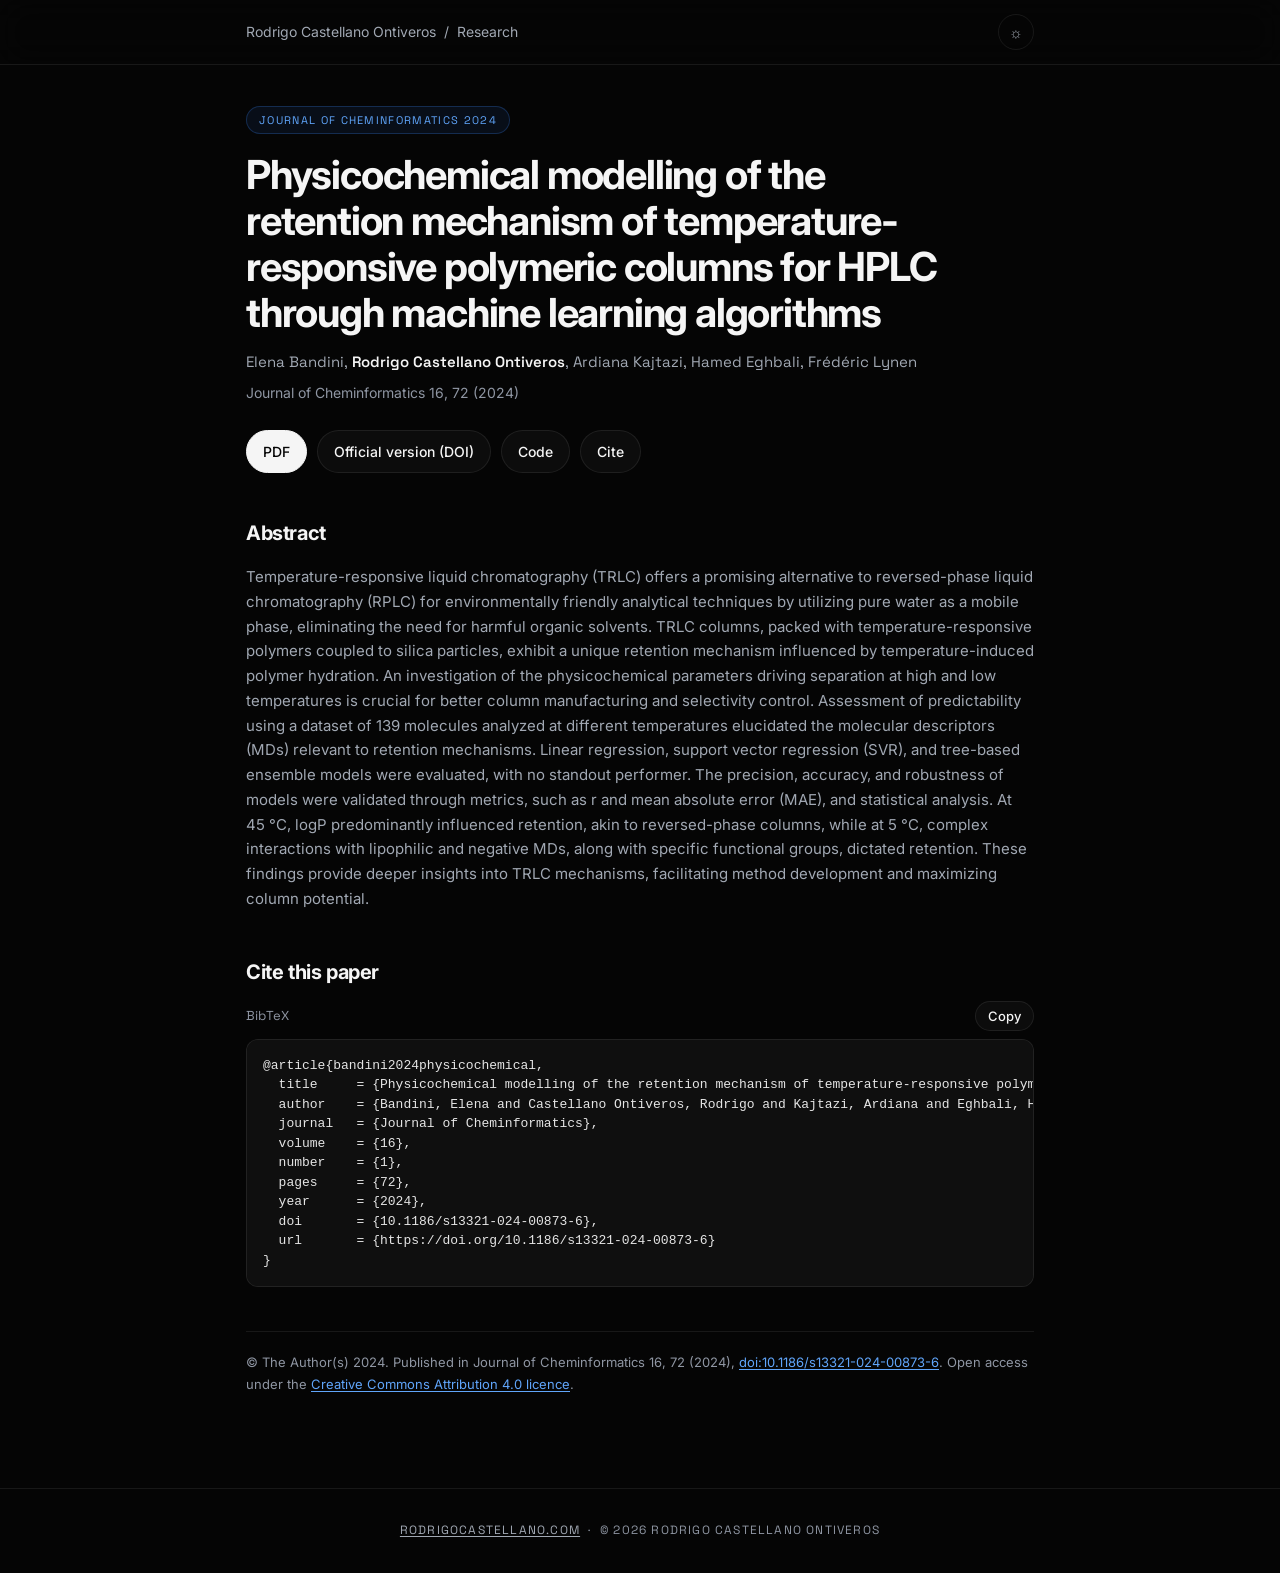
<file: papers/hplc-retention/index.html>
<!DOCTYPE html>
<html lang="en">
<head>
    <meta charset="UTF-8">
    <meta name="viewport" content="width=device-width, initial-scale=1.0">

    <title>Physicochemical modelling of the retention mechanism of temperature-responsive polymeric columns for HPLC through machine learning algorithms (Journal of Cheminformatics 2024) | Rodrigo Castellano Ontiveros</title>
    <meta name="description" content="Journal of Cheminformatics 2024 paper by Bandini, Castellano Ontiveros, Kajtazi, Eghbali, Lynen. Temperature-responsive liquid chromatography (TRLC) offers a promising alternative to reversed-phase liquid chromatography (RPLC) for environmentally friendly analytical techniques by utilizing pure water as a mobile phase, elimin">
    <meta name="author" content="Rodrigo Castellano Ontiveros">
    <link rel="canonical" href="https://rodrigocastellano.com/papers/hplc-retention/">

    <!-- Google Scholar / Highwire Press tags -->
    <meta name="citation_title" content="Physicochemical modelling of the retention mechanism of temperature-responsive polymeric columns for HPLC through machine learning algorithms">
    <meta name="citation_author" content="Bandini, Elena">
    <meta name="citation_author" content="Castellano Ontiveros, Rodrigo">
    <meta name="citation_author_orcid" content="0000-0003-2324-633X">
    <meta name="citation_author_institution" content="KTH Royal Institute of Technology">
    <meta name="citation_author" content="Kajtazi, Ardiana">
    <meta name="citation_author" content="Eghbali, Hamed">
    <meta name="citation_author" content="Lynen, Frédéric">
    <meta name="citation_publication_date" content="2024/06/21">
    <meta name="citation_journal_title" content="Journal of Cheminformatics">
    <meta name="citation_publisher" content="Springer Nature (BMC)">
    <meta name="citation_volume" content="16">
    <meta name="citation_issue" content="1">
    <meta name="citation_firstpage" content="72">
    <meta name="citation_doi" content="10.1186/s13321-024-00873-6">
    <meta name="citation_pdf_url" content="https://rodrigocastellano.com/papers/hplc-retention/hplc-retention-jcheminf2024.pdf">
    <meta name="citation_abstract_html_url" content="https://rodrigocastellano.com/papers/hplc-retention/">
    <meta name="citation_keywords" content="temperature-responsive liquid chromatography; TRLC; HPLC; retention prediction; molecular descriptors; machine learning; cheminformatics">

    <!-- Open Graph / Twitter -->
    <meta property="og:type" content="article">
    <meta property="og:url" content="https://rodrigocastellano.com/papers/hplc-retention/">
    <meta property="og:site_name" content="Rodrigo Castellano Ontiveros">
    <meta property="og:title" content="Physicochemical modelling of the retention mechanism of temperature-responsive polymeric columns for HPLC through machine learning algorithms (Journal of Cheminformatics 2024)">
    <meta property="og:description" content="Temperature-responsive liquid chromatography (TRLC) offers a promising alternative to reversed-phase liquid chromatography (RPLC) for environmentally friendly analytical techniques by utilizing pure water as a mobile phase, elimin">
    <meta property="og:image" content="https://rodrigocastellano.com/image/banner.jpg">
    <meta name="twitter:card" content="summary_large_image">
    <meta name="twitter:title" content="Physicochemical modelling of the retention mechanism of temperature-responsive polymeric columns for HPLC through machine learning algorithms (Journal of Cheminformatics 2024)">
    <meta name="twitter:description" content="Temperature-responsive liquid chromatography (TRLC) offers a promising alternative to reversed-phase liquid chromatography (RPLC) for environmentally friendly analytical techniques by utilizing pure water as a mobile phase, elimin">
    <meta name="twitter:image" content="https://rodrigocastellano.com/image/banner.jpg">

    <script type="application/ld+json">
{
    "@context": "https://schema.org",
    "@graph": [
        {
            "@type": "ScholarlyArticle",
            "@id": "https://rodrigocastellano.com/papers/hplc-retention/#article",
            "headline": "Physicochemical modelling of the retention mechanism of temperature-responsive polymeric columns for HPLC through machine learning algorithms",
            "name": "Physicochemical modelling of the retention mechanism of temperature-responsive polymeric columns for HPLC through machine learning algorithms",
            "url": "https://rodrigocastellano.com/papers/hplc-retention/",
            "datePublished": "2024-06-21",
            "inLanguage": "en",
            "author": [
                {
                    "@type": "Person",
                    "name": "Elena Bandini"
                },
                {
                    "@type": "Person",
                    "name": "Rodrigo Castellano Ontiveros",
                    "givenName": "Rodrigo",
                    "familyName": "Castellano Ontiveros",
                    "url": "https://rodrigocastellano.com/",
                    "sameAs": "https://orcid.org/0000-0003-2324-633X",
                    "affiliation": {
                        "@type": "Organization",
                        "name": "KTH Royal Institute of Technology"
                    }
                },
                {
                    "@type": "Person",
                    "name": "Ardiana Kajtazi"
                },
                {
                    "@type": "Person",
                    "name": "Hamed Eghbali"
                },
                {
                    "@type": "Person",
                    "name": "Frédéric Lynen"
                }
            ],
            "isPartOf": {
                "@type": "Periodical",
                "name": "Journal of Cheminformatics"
            },
            "publisher": {
                "@type": "Organization",
                "name": "Springer Nature (BMC)"
            },
            "abstract": "Temperature-responsive liquid chromatography (TRLC) offers a promising alternative to reversed-phase liquid chromatography (RPLC) for environmentally friendly analytical techniques by utilizing pure water as a mobile phase, eliminating the need for harmful organic solvents. TRLC columns, packed with temperature-responsive polymers coupled to silica particles, exhibit a unique retention mechanism influenced by temperature-induced polymer hydration. An investigation of the physicochemical parameters driving separation at high and low temperatures is crucial for better column manufacturing and selectivity control. Assessment of predictability using a dataset of 139 molecules analyzed at different temperatures elucidated the molecular descriptors (MDs) relevant to retention mechanisms. Linear regression, support vector regression (SVR), and tree-based ensemble models were evaluated, with no standout performer. The precision, accuracy, and robustness of models were validated through metrics, such as r and mean absolute error (MAE), and statistical analysis. At 45 °C, logP predominantly influenced retention, akin to reversed-phase columns, while at 5 °C, complex interactions with lipophilic and negative MDs, along with specific functional groups, dictated retention. These findings provide deeper insights into TRLC mechanisms, facilitating method development and maximizing column potential.",
            "keywords": [
                "temperature-responsive liquid chromatography",
                "TRLC",
                "HPLC",
                "retention prediction",
                "molecular descriptors",
                "machine learning",
                "cheminformatics"
            ],
            "identifier": [
                {
                    "@type": "PropertyValue",
                    "propertyID": "DOI",
                    "value": "10.1186/s13321-024-00873-6"
                }
            ],
            "sameAs": [
                "https://doi.org/10.1186/s13321-024-00873-6"
            ],
            "pageStart": "72",
            "license": "https://creativecommons.org/licenses/by/4.0/",
            "encoding": {
                "@type": "MediaObject",
                "encodingFormat": "application/pdf",
                "contentUrl": "https://rodrigocastellano.com/papers/hplc-retention/hplc-retention-jcheminf2024.pdf"
            }
        },
        {
            "@type": "SoftwareSourceCode",
            "name": "TRLC_prediction",
            "codeRepository": "https://github.com/ebandini/TRLC_prediction",
            "isBasedOn": {
                "@id": "https://rodrigocastellano.com/papers/hplc-retention/#article"
            }
        },
        {
            "@type": "BreadcrumbList",
            "itemListElement": [
                {
                    "@type": "ListItem",
                    "position": 1,
                    "name": "Rodrigo Castellano Ontiveros",
                    "item": "https://rodrigocastellano.com/"
                },
                {
                    "@type": "ListItem",
                    "position": 2,
                    "name": "Research",
                    "item": "https://rodrigocastellano.com/#research"
                },
                {
                    "@type": "ListItem",
                    "position": 3,
                    "name": "Physicochemical modelling of the retention mechanism of temperature-responsive polymeric columns for HPLC through machine learning algorithms"
                }
            ]
        }
    ]
}
    </script>

    <link rel="icon" type="image/png" sizes="192x192" href="/image/favicon.png?v=5">
    <link rel="icon" type="image/svg+xml" href="/image/favicon.svg?v=5">
    <link rel="preconnect" href="https://fonts.googleapis.com">
    <link rel="preconnect" href="https://fonts.gstatic.com" crossorigin>
    <link href="https://fonts.googleapis.com/css2?family=Inter:wght@300;400;500;600;700&family=Space+Grotesk:wght@400;500;600&display=swap" rel="stylesheet">

    <script>try { if (localStorage.getItem('theme') === 'light') document.documentElement.classList.add('light'); } catch (e) {}</script>
    <style>
        :root {
            --bg: #050505; --surface: rgba(255,255,255,0.03); --border: rgba(255,255,255,0.08);
            --text: #e5e5e5; --strong: #f5f5f5; --muted: #a1a8b3; --faint: #8f96a3;
            --accent: #60a5fa; --accent-bg: rgba(59,130,246,0.08); --accent-border: rgba(59,130,246,0.25);
            --code-bg: #0f0f0f;
        }
        html.light {
            --bg: #fafafa; --surface: rgba(0,0,0,0.025); --border: rgba(0,0,0,0.09);
            --text: #1f2937; --strong: #0a0a0a; --muted: #4b5563; --faint: #5b6472;
            --accent: #2563eb; --accent-bg: rgba(37,99,235,0.06); --accent-border: rgba(37,99,235,0.25);
            --code-bg: #f3f4f6;
        }
        * { box-sizing: border-box; }
        body { margin: 0; font-family: 'Inter', sans-serif; background: var(--bg); color: var(--text); -webkit-font-smoothing: antialiased; line-height: 1.65; }
        a { color: var(--accent); text-decoration: none; }
        a:hover { text-decoration: underline; }
        ::selection { background: rgba(59,130,246,0.3); }
        .mono { font-family: 'Space Grotesk', monospace; }

        .topbar { position: sticky; top: 0; z-index: 10; backdrop-filter: blur(16px); -webkit-backdrop-filter: blur(16px); background: color-mix(in srgb, var(--bg) 80%, transparent); border-bottom: 1px solid var(--border); }
        .topbar-inner { max-width: 820px; margin: 0 auto; padding: 14px 16px; display: flex; align-items: center; justify-content: space-between; gap: 12px; }
        .crumbs { font-size: 14px; color: var(--muted); white-space: nowrap; overflow: hidden; text-overflow: ellipsis; }
        .crumbs a { color: var(--muted); }
        .crumbs a:hover { color: var(--strong); }
        .theme-btn { background: none; border: 1px solid var(--border); color: var(--muted); border-radius: 999px; width: 36px; height: 36px; cursor: pointer; font-size: 15px; flex-shrink: 0; }
        .theme-btn:hover { color: var(--strong); }

        main { max-width: 820px; margin: 0 auto; padding: 40px 16px 80px; }
        .badge { display: inline-block; font-family: 'Space Grotesk', monospace; font-size: 11px; letter-spacing: 0.12em; text-transform: uppercase; color: var(--accent); background: var(--accent-bg); border: 1px solid var(--accent-border); border-radius: 999px; padding: 4px 12px; }
        h1 { color: var(--strong); font-size: clamp(28px, 5vw, 40px); line-height: 1.15; letter-spacing: -0.03em; margin: 18px 0 14px; text-wrap: balance; }
        h2 { color: var(--strong); font-size: 20px; letter-spacing: -0.02em; margin: 44px 0 12px; }
        .authors { font-family: 'Space Grotesk', monospace; font-size: 15px; color: var(--muted); }
        .authors strong { color: var(--strong); font-weight: 600; }
        .authors a { color: var(--muted); border-bottom: 1px solid var(--border); }
        .authors a:hover { color: var(--strong); text-decoration: none; }
        .venue { font-size: 14px; color: var(--faint); margin-top: 6px; }

        .actions { display: flex; flex-wrap: wrap; gap: 10px; margin: 26px 0 8px; }
        .btn { display: inline-flex; align-items: center; gap: 8px; padding: 9px 16px; border-radius: 999px; border: 1px solid var(--border); color: var(--strong); font-size: 14px; font-weight: 500; background: var(--surface); cursor: pointer; font-family: inherit; }
        .btn:hover { border-color: var(--accent-border); text-decoration: none; color: var(--accent); }
        .btn.primary { background: var(--strong); color: var(--bg); border-color: var(--strong); }
        .btn.primary:hover { opacity: 0.85; color: var(--bg); }
        .abstract { color: var(--muted); font-size: 15px; }

        pre { background: var(--code-bg); border: 1px solid var(--border); border-radius: 12px; padding: 16px; overflow-x: auto; font-size: 13px; line-height: 1.5; color: var(--text); margin: 0; }
        .cite-head { display: flex; justify-content: space-between; align-items: center; margin-bottom: 8px; }
        .copy { font-size: 13px; padding: 6px 12px; }

        .notice { margin-top: 44px; padding-top: 20px; border-top: 1px solid var(--border); font-size: 13px; color: var(--faint); }
        .notice a, footer a, .abstract a { text-decoration: underline; text-underline-offset: 2px; }
        footer { border-top: 1px solid var(--border); text-align: center; padding: 32px 16px; font-family: 'Space Grotesk', monospace; font-size: 12px; letter-spacing: 0.1em; text-transform: uppercase; color: var(--faint); }
        footer a { color: var(--muted); }
    </style>
</head>
<body>
    <header class="topbar">
        <div class="topbar-inner">
            <nav class="crumbs" aria-label="Breadcrumb"><a href="/">Rodrigo Castellano Ontiveros</a> &nbsp;/&nbsp; <a href="/#research">Research</a></nav>
            <button id="theme-toggle" class="theme-btn" type="button" aria-label="Switch theme" title="Switch theme">&#9788;</button>
        </div>
    </header>

    <main>
        <article>
            <span class="badge">Journal of Cheminformatics 2024</span>
            <h1>Physicochemical modelling of the retention mechanism of temperature-responsive polymeric columns for HPLC through machine learning algorithms</h1>
            <div class="authors">
                Elena Bandini,
                <strong>Rodrigo Castellano Ontiveros</strong>,
                Ardiana Kajtazi,
                Hamed Eghbali,
                Frédéric Lynen
            </div>
            <div class="venue">Journal of Cheminformatics 16, 72 (2024)</div>

            <div class="actions">
                <a class="btn primary" href="hplc-retention-jcheminf2024.pdf">PDF</a>
                <a class="btn" href="https://doi.org/10.1186/s13321-024-00873-6" target="_blank" rel="noopener">Official version (DOI)</a>
                <a class="btn" href="https://github.com/ebandini/TRLC_prediction" target="_blank" rel="noopener">Code</a>
                <a class="btn" href="#cite">Cite</a>
            </div>

            <h2>Abstract</h2>
            <p class="abstract">Temperature-responsive liquid chromatography (TRLC) offers a promising alternative to reversed-phase liquid chromatography (RPLC) for environmentally friendly analytical techniques by utilizing pure water as a mobile phase, eliminating the need for harmful organic solvents. TRLC columns, packed with temperature-responsive polymers coupled to silica particles, exhibit a unique retention mechanism influenced by temperature-induced polymer hydration. An investigation of the physicochemical parameters driving separation at high and low temperatures is crucial for better column manufacturing and selectivity control. Assessment of predictability using a dataset of 139 molecules analyzed at different temperatures elucidated the molecular descriptors (MDs) relevant to retention mechanisms. Linear regression, support vector regression (SVR), and tree-based ensemble models were evaluated, with no standout performer. The precision, accuracy, and robustness of models were validated through metrics, such as r and mean absolute error (MAE), and statistical analysis. At 45 °C, logP predominantly influenced retention, akin to reversed-phase columns, while at 5 °C, complex interactions with lipophilic and negative MDs, along with specific functional groups, dictated retention. These findings provide deeper insights into TRLC mechanisms, facilitating method development and maximizing column potential.</p>

            <h2 id="cite">Cite this paper</h2>
            <div class="cite-head">
                <span class="mono" style="font-size:13px;color:var(--faint)">BibTeX</span>
                <button class="btn copy" type="button" data-copy="bibtex">Copy</button>
            </div>
<pre id="bibtex">@article{bandini2024physicochemical,
  title     = {Physicochemical modelling of the retention mechanism of temperature-responsive polymeric columns for {HPLC} through machine learning algorithms},
  author    = {Bandini, Elena and Castellano Ontiveros, Rodrigo and Kajtazi, Ardiana and Eghbali, Hamed and Lynen, Frédéric},
  journal   = {Journal of Cheminformatics},
  volume    = {16},
  number    = {1},
  pages     = {72},
  year      = {2024},
  doi       = {10.1186/s13321-024-00873-6},
  url       = {https://doi.org/10.1186/s13321-024-00873-6}
}</pre>

            <p class="notice">© The Author(s) 2024. Published in Journal of Cheminformatics 16, 72 (2024), <a href="https://doi.org/10.1186/s13321-024-00873-6">doi:10.1186/s13321-024-00873-6</a>. Open access under the <a href="https://creativecommons.org/licenses/by/4.0/">Creative Commons Attribution 4.0 licence</a>.</p>
        </article>
    </main>

    <footer>
        <a href="/">rodrigocastellano.com</a> &nbsp;·&nbsp; &copy; 2026 Rodrigo Castellano Ontiveros
    </footer>

    <script>
        (function () {
            var btn = document.getElementById('theme-toggle');
            function sync() { btn.innerHTML = document.documentElement.classList.contains('light') ? '&#9790;' : '&#9788;'; }
            sync();
            btn.addEventListener('click', function () {
                var light = document.documentElement.classList.toggle('light');
                try { localStorage.setItem('theme', light ? 'light' : 'dark'); } catch (e) {}
                sync();
            });
            document.querySelectorAll('[data-copy]').forEach(function (b) {
                b.addEventListener('click', function () {
                    var text = document.getElementById(b.getAttribute('data-copy')).textContent;
                    navigator.clipboard.writeText(text).then(function () {
                        b.textContent = 'Copied'; setTimeout(function () { b.textContent = 'Copy'; }, 1500);
                    });
                });
            });
        })();
    </script>
    <script data-goatcounter="https://rodrigocastellano.goatcounter.com/count" async src="https://gc.zgo.at/count.js"></script>
</body>
</html>
</file>
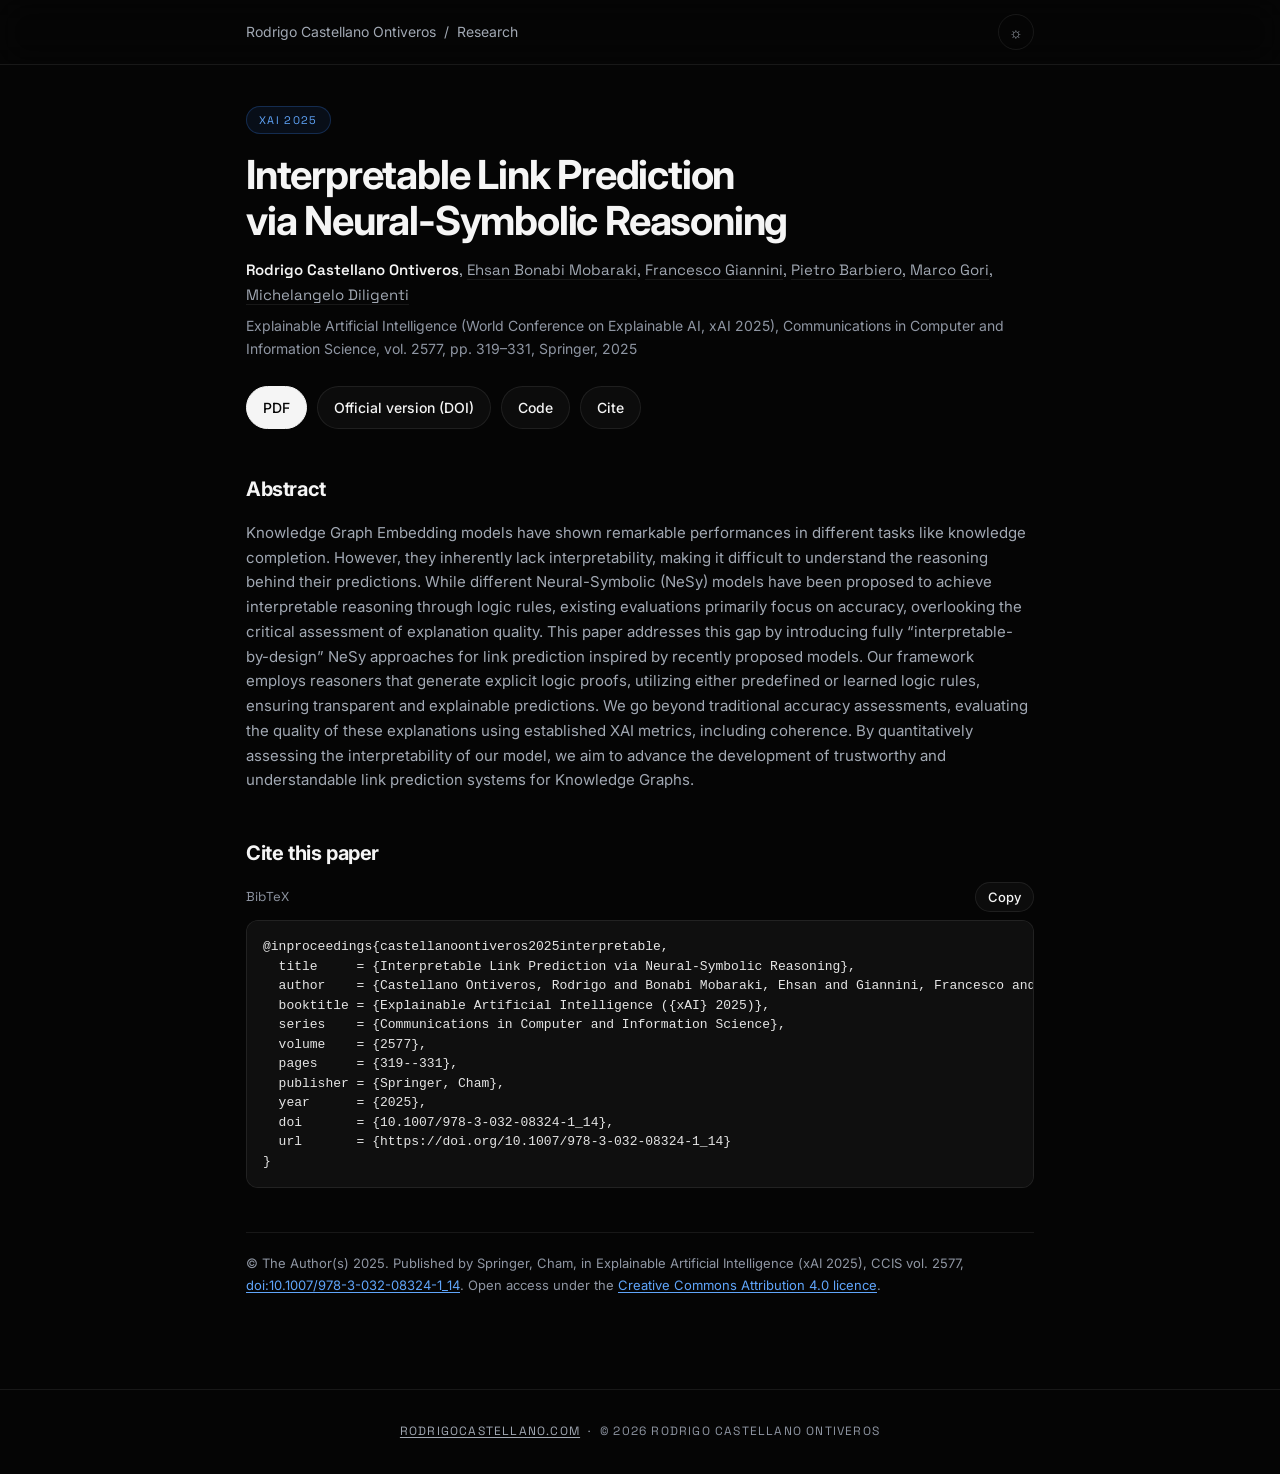
<file: papers/interpretable-link-prediction/index.html>
<!DOCTYPE html>
<html lang="en">
<head>
    <meta charset="UTF-8">
    <meta name="viewport" content="width=device-width, initial-scale=1.0">

    <title>Interpretable Link Prediction via Neural-Symbolic Reasoning (xAI 2025) | Rodrigo Castellano Ontiveros</title>
    <meta name="description" content="xAI 2025 paper by Castellano Ontiveros, Bonabi Mobaraki, Giannini, Barbiero, Gori, Diligenti. Knowledge Graph Embedding models have shown remarkable performances in different tasks like knowledge completion.">
    <meta name="author" content="Rodrigo Castellano Ontiveros">
    <link rel="canonical" href="https://rodrigocastellano.com/papers/interpretable-link-prediction/">

    <!-- Google Scholar / Highwire Press tags -->
    <meta name="citation_title" content="Interpretable Link Prediction via Neural-Symbolic Reasoning">
    <meta name="citation_author" content="Castellano Ontiveros, Rodrigo">
    <meta name="citation_author_orcid" content="0000-0003-2324-633X">
    <meta name="citation_author_institution" content="University of Siena">
    <meta name="citation_author" content="Bonabi Mobaraki, Ehsan">
    <meta name="citation_author" content="Giannini, Francesco">
    <meta name="citation_author" content="Barbiero, Pietro">
    <meta name="citation_author" content="Gori, Marco">
    <meta name="citation_author_orcid" content="0000-0001-6337-5430">
    <meta name="citation_author" content="Diligenti, Michelangelo">
    <meta name="citation_author_orcid" content="0000-0002-5805-8032">
    <meta name="citation_publication_date" content="2025/10/16">
    <meta name="citation_inbook_title" content="Explainable Artificial Intelligence">
    <meta name="citation_conference_title" content="World Conference on Explainable Artificial Intelligence">
    <meta name="citation_isbn" content="978-3-032-08324-1">
    <meta name="citation_publisher" content="Springer, Cham">
    <meta name="citation_firstpage" content="319">
    <meta name="citation_lastpage" content="331">
    <meta name="citation_doi" content="10.1007/978-3-032-08324-1_14">
    <meta name="citation_pdf_url" content="https://rodrigocastellano.com/papers/interpretable-link-prediction/interpretable-link-prediction-xai2025.pdf">
    <meta name="citation_abstract_html_url" content="https://rodrigocastellano.com/papers/interpretable-link-prediction/">
    <meta name="citation_keywords" content="explainable AI; neural-symbolic AI; link prediction; knowledge graphs; knowledge graph embeddings; logic rules; interpretable-by-design; explanation quality">

    <!-- Open Graph / Twitter -->
    <meta property="og:type" content="article">
    <meta property="og:url" content="https://rodrigocastellano.com/papers/interpretable-link-prediction/">
    <meta property="og:site_name" content="Rodrigo Castellano Ontiveros">
    <meta property="og:title" content="Interpretable Link Prediction via Neural-Symbolic Reasoning (xAI 2025)">
    <meta property="og:description" content="Knowledge Graph Embedding models have shown remarkable performances in different tasks like knowledge completion.">
    <meta property="og:image" content="https://rodrigocastellano.com/image/banner.jpg">
    <meta name="twitter:card" content="summary_large_image">
    <meta name="twitter:title" content="Interpretable Link Prediction via Neural-Symbolic Reasoning (xAI 2025)">
    <meta name="twitter:description" content="Knowledge Graph Embedding models have shown remarkable performances in different tasks like knowledge completion.">
    <meta name="twitter:image" content="https://rodrigocastellano.com/image/banner.jpg">

    <script type="application/ld+json">
{
    "@context": "https://schema.org",
    "@graph": [
        {
            "@type": "ScholarlyArticle",
            "@id": "https://rodrigocastellano.com/papers/interpretable-link-prediction/#article",
            "headline": "Interpretable Link Prediction via Neural-Symbolic Reasoning",
            "name": "Interpretable Link Prediction via Neural-Symbolic Reasoning",
            "url": "https://rodrigocastellano.com/papers/interpretable-link-prediction/",
            "datePublished": "2025-10-16",
            "inLanguage": "en",
            "author": [
                {
                    "@type": "Person",
                    "name": "Rodrigo Castellano Ontiveros",
                    "givenName": "Rodrigo",
                    "familyName": "Castellano Ontiveros",
                    "url": "https://rodrigocastellano.com/",
                    "sameAs": "https://orcid.org/0000-0003-2324-633X",
                    "affiliation": {
                        "@type": "Organization",
                        "name": "University of Siena"
                    }
                },
                {
                    "@type": "Person",
                    "name": "Ehsan Bonabi Mobaraki"
                },
                {
                    "@type": "Person",
                    "name": "Francesco Giannini"
                },
                {
                    "@type": "Person",
                    "name": "Pietro Barbiero"
                },
                {
                    "@type": "Person",
                    "name": "Marco Gori",
                    "sameAs": "https://orcid.org/0000-0001-6337-5430"
                },
                {
                    "@type": "Person",
                    "name": "Michelangelo Diligenti",
                    "sameAs": "https://orcid.org/0000-0002-5805-8032"
                }
            ],
            "isPartOf": {
                "@type": "PublicationVolume",
                "name": "Explainable Artificial Intelligence (xAI 2025), Communications in Computer and Information Science, vol. 2577"
            },
            "publisher": {
                "@type": "Organization",
                "name": "Springer, Cham"
            },
            "abstract": "Knowledge Graph Embedding models have shown remarkable performances in different tasks like knowledge completion. However, they inherently lack interpretability, making it difficult to understand the reasoning behind their predictions. While different Neural-Symbolic (NeSy) models have been proposed to achieve interpretable reasoning through logic rules, existing evaluations primarily focus on accuracy, overlooking the critical assessment of explanation quality. This paper addresses this gap by introducing fully “interpretable-by-design” NeSy approaches for link prediction inspired by recently proposed models. Our framework employs reasoners that generate explicit logic proofs, utilizing either predefined or learned logic rules, ensuring transparent and explainable predictions. We go beyond traditional accuracy assessments, evaluating the quality of these explanations using established XAI metrics, including coherence. By quantitatively assessing the interpretability of our model, we aim to advance the development of trustworthy and understandable link prediction systems for Knowledge Graphs.",
            "keywords": [
                "explainable AI",
                "neural-symbolic AI",
                "link prediction",
                "knowledge graphs",
                "knowledge graph embeddings",
                "logic rules",
                "interpretable-by-design",
                "explanation quality"
            ],
            "identifier": [
                {
                    "@type": "PropertyValue",
                    "propertyID": "DOI",
                    "value": "10.1007/978-3-032-08324-1_14"
                }
            ],
            "sameAs": [
                "https://doi.org/10.1007/978-3-032-08324-1_14"
            ],
            "pageStart": "319",
            "pageEnd": "331",
            "license": "https://creativecommons.org/licenses/by/4.0/",
            "encoding": {
                "@type": "MediaObject",
                "encodingFormat": "application/pdf",
                "contentUrl": "https://rodrigocastellano.com/papers/interpretable-link-prediction/interpretable-link-prediction-xai2025.pdf"
            }
        },
        {
            "@type": "SoftwareSourceCode",
            "name": "Interpretable-NeSy",
            "codeRepository": "https://github.com/rodrigo-castellano/Interpretable-NeSy",
            "isBasedOn": {
                "@id": "https://rodrigocastellano.com/papers/interpretable-link-prediction/#article"
            },
            "identifier": {
                "@type": "PropertyValue",
                "propertyID": "DOI",
                "value": "10.5281/zenodo.24465160"
            },
            "sameAs": "https://doi.org/10.5281/zenodo.24465160",
            "license": "https://www.apache.org/licenses/LICENSE-2.0"
        },
        {
            "@type": "BreadcrumbList",
            "itemListElement": [
                {
                    "@type": "ListItem",
                    "position": 1,
                    "name": "Rodrigo Castellano Ontiveros",
                    "item": "https://rodrigocastellano.com/"
                },
                {
                    "@type": "ListItem",
                    "position": 2,
                    "name": "Research",
                    "item": "https://rodrigocastellano.com/#research"
                },
                {
                    "@type": "ListItem",
                    "position": 3,
                    "name": "Interpretable Link Prediction via Neural-Symbolic Reasoning"
                }
            ]
        }
    ]
}
    </script>

    <link rel="icon" type="image/png" sizes="192x192" href="/image/favicon.png?v=5">
    <link rel="icon" type="image/svg+xml" href="/image/favicon.svg?v=5">
    <link rel="preconnect" href="https://fonts.googleapis.com">
    <link rel="preconnect" href="https://fonts.gstatic.com" crossorigin>
    <link href="https://fonts.googleapis.com/css2?family=Inter:wght@300;400;500;600;700&family=Space+Grotesk:wght@400;500;600&display=swap" rel="stylesheet">

    <script>try { if (localStorage.getItem('theme') === 'light') document.documentElement.classList.add('light'); } catch (e) {}</script>
    <style>
        :root {
            --bg: #050505; --surface: rgba(255,255,255,0.03); --border: rgba(255,255,255,0.08);
            --text: #e5e5e5; --strong: #f5f5f5; --muted: #a1a8b3; --faint: #8f96a3;
            --accent: #60a5fa; --accent-bg: rgba(59,130,246,0.08); --accent-border: rgba(59,130,246,0.25);
            --code-bg: #0f0f0f;
        }
        html.light {
            --bg: #fafafa; --surface: rgba(0,0,0,0.025); --border: rgba(0,0,0,0.09);
            --text: #1f2937; --strong: #0a0a0a; --muted: #4b5563; --faint: #5b6472;
            --accent: #2563eb; --accent-bg: rgba(37,99,235,0.06); --accent-border: rgba(37,99,235,0.25);
            --code-bg: #f3f4f6;
        }
        * { box-sizing: border-box; }
        body { margin: 0; font-family: 'Inter', sans-serif; background: var(--bg); color: var(--text); -webkit-font-smoothing: antialiased; line-height: 1.65; }
        a { color: var(--accent); text-decoration: none; }
        a:hover { text-decoration: underline; }
        ::selection { background: rgba(59,130,246,0.3); }
        .mono { font-family: 'Space Grotesk', monospace; }

        .topbar { position: sticky; top: 0; z-index: 10; backdrop-filter: blur(16px); -webkit-backdrop-filter: blur(16px); background: color-mix(in srgb, var(--bg) 80%, transparent); border-bottom: 1px solid var(--border); }
        .topbar-inner { max-width: 820px; margin: 0 auto; padding: 14px 16px; display: flex; align-items: center; justify-content: space-between; gap: 12px; }
        .crumbs { font-size: 14px; color: var(--muted); white-space: nowrap; overflow: hidden; text-overflow: ellipsis; }
        .crumbs a { color: var(--muted); }
        .crumbs a:hover { color: var(--strong); }
        .theme-btn { background: none; border: 1px solid var(--border); color: var(--muted); border-radius: 999px; width: 36px; height: 36px; cursor: pointer; font-size: 15px; flex-shrink: 0; }
        .theme-btn:hover { color: var(--strong); }

        main { max-width: 820px; margin: 0 auto; padding: 40px 16px 80px; }
        .badge { display: inline-block; font-family: 'Space Grotesk', monospace; font-size: 11px; letter-spacing: 0.12em; text-transform: uppercase; color: var(--accent); background: var(--accent-bg); border: 1px solid var(--accent-border); border-radius: 999px; padding: 4px 12px; }
        h1 { color: var(--strong); font-size: clamp(28px, 5vw, 40px); line-height: 1.15; letter-spacing: -0.03em; margin: 18px 0 14px; text-wrap: balance; }
        h2 { color: var(--strong); font-size: 20px; letter-spacing: -0.02em; margin: 44px 0 12px; }
        .authors { font-family: 'Space Grotesk', monospace; font-size: 15px; color: var(--muted); }
        .authors strong { color: var(--strong); font-weight: 600; }
        .authors a { color: var(--muted); border-bottom: 1px solid var(--border); }
        .authors a:hover { color: var(--strong); text-decoration: none; }
        .venue { font-size: 14px; color: var(--faint); margin-top: 6px; }

        .actions { display: flex; flex-wrap: wrap; gap: 10px; margin: 26px 0 8px; }
        .btn { display: inline-flex; align-items: center; gap: 8px; padding: 9px 16px; border-radius: 999px; border: 1px solid var(--border); color: var(--strong); font-size: 14px; font-weight: 500; background: var(--surface); cursor: pointer; font-family: inherit; }
        .btn:hover { border-color: var(--accent-border); text-decoration: none; color: var(--accent); }
        .btn.primary { background: var(--strong); color: var(--bg); border-color: var(--strong); }
        .btn.primary:hover { opacity: 0.85; color: var(--bg); }
        .abstract { color: var(--muted); font-size: 15px; }

        pre { background: var(--code-bg); border: 1px solid var(--border); border-radius: 12px; padding: 16px; overflow-x: auto; font-size: 13px; line-height: 1.5; color: var(--text); margin: 0; }
        .cite-head { display: flex; justify-content: space-between; align-items: center; margin-bottom: 8px; }
        .copy { font-size: 13px; padding: 6px 12px; }

        .notice { margin-top: 44px; padding-top: 20px; border-top: 1px solid var(--border); font-size: 13px; color: var(--faint); }
        .notice a, footer a, .abstract a { text-decoration: underline; text-underline-offset: 2px; }
        footer { border-top: 1px solid var(--border); text-align: center; padding: 32px 16px; font-family: 'Space Grotesk', monospace; font-size: 12px; letter-spacing: 0.1em; text-transform: uppercase; color: var(--faint); }
        footer a { color: var(--muted); }
    </style>
</head>
<body>
    <header class="topbar">
        <div class="topbar-inner">
            <nav class="crumbs" aria-label="Breadcrumb"><a href="/">Rodrigo Castellano Ontiveros</a> &nbsp;/&nbsp; <a href="/#research">Research</a></nav>
            <button id="theme-toggle" class="theme-btn" type="button" aria-label="Switch theme" title="Switch theme">&#9788;</button>
        </div>
    </header>

    <main>
        <article>
            <span class="badge">xAI 2025</span>
            <h1>Interpretable Link Prediction via Neural-Symbolic Reasoning</h1>
            <div class="authors">
                <strong>Rodrigo Castellano Ontiveros</strong>,
                <a href="https://scholar.google.com/citations?user=ntrVmgQAAAAJ" target="_blank" rel="noopener">Ehsan Bonabi Mobaraki</a>,
                <a href="https://scholar.google.com/citations?user=RO8aInMAAAAJ" target="_blank" rel="noopener">Francesco Giannini</a>,
                <a href="https://scholar.google.com/citations?user=4gbToQoAAAAJ" target="_blank" rel="noopener">Pietro Barbiero</a>,
                <a href="https://scholar.google.com/citations?user=wBMRRk0AAAAJ" target="_blank" rel="noopener">Marco Gori</a>,
                <a href="https://scholar.google.com/citations?user=qI-LOjIAAAAJ" target="_blank" rel="noopener">Michelangelo Diligenti</a>
            </div>
            <div class="venue">Explainable Artificial Intelligence (World Conference on Explainable AI, xAI 2025), Communications in Computer and Information Science, vol. 2577, pp. 319–331, Springer, 2025</div>

            <div class="actions">
                <a class="btn primary" href="interpretable-link-prediction-xai2025.pdf">PDF</a>
                <a class="btn" href="https://doi.org/10.1007/978-3-032-08324-1_14" target="_blank" rel="noopener">Official version (DOI)</a>
                <a class="btn" href="https://github.com/rodrigo-castellano/Interpretable-NeSy" target="_blank" rel="noopener">Code</a>
                <a class="btn" href="#cite">Cite</a>
            </div>

            <h2>Abstract</h2>
            <p class="abstract">Knowledge Graph Embedding models have shown remarkable performances in different tasks like knowledge completion. However, they inherently lack interpretability, making it difficult to understand the reasoning behind their predictions. While different Neural-Symbolic (NeSy) models have been proposed to achieve interpretable reasoning through logic rules, existing evaluations primarily focus on accuracy, overlooking the critical assessment of explanation quality. This paper addresses this gap by introducing fully “interpretable-by-design” NeSy approaches for link prediction inspired by recently proposed models. Our framework employs reasoners that generate explicit logic proofs, utilizing either predefined or learned logic rules, ensuring transparent and explainable predictions. We go beyond traditional accuracy assessments, evaluating the quality of these explanations using established XAI metrics, including coherence. By quantitatively assessing the interpretability of our model, we aim to advance the development of trustworthy and understandable link prediction systems for Knowledge Graphs.</p>

            <h2 id="cite">Cite this paper</h2>
            <div class="cite-head">
                <span class="mono" style="font-size:13px;color:var(--faint)">BibTeX</span>
                <button class="btn copy" type="button" data-copy="bibtex">Copy</button>
            </div>
<pre id="bibtex">@inproceedings{castellanoontiveros2025interpretable,
  title     = {Interpretable Link Prediction via Neural-Symbolic Reasoning},
  author    = {Castellano Ontiveros, Rodrigo and Bonabi Mobaraki, Ehsan and Giannini, Francesco and Barbiero, Pietro and Gori, Marco and Diligenti, Michelangelo},
  booktitle = {Explainable Artificial Intelligence ({xAI} 2025)},
  series    = {Communications in Computer and Information Science},
  volume    = {2577},
  pages     = {319--331},
  publisher = {Springer, Cham},
  year      = {2025},
  doi       = {10.1007/978-3-032-08324-1_14},
  url       = {https://doi.org/10.1007/978-3-032-08324-1_14}
}</pre>

            <p class="notice">© The Author(s) 2025. Published by Springer, Cham, in Explainable Artificial Intelligence (xAI 2025), CCIS vol. 2577, <a href="https://doi.org/10.1007/978-3-032-08324-1_14">doi:10.1007/978-3-032-08324-1_14</a>. Open access under the <a href="https://creativecommons.org/licenses/by/4.0/">Creative Commons Attribution 4.0 licence</a>.</p>
        </article>
    </main>

    <footer>
        <a href="/">rodrigocastellano.com</a> &nbsp;·&nbsp; &copy; 2026 Rodrigo Castellano Ontiveros
    </footer>

    <script>
        (function () {
            var btn = document.getElementById('theme-toggle');
            function sync() { btn.innerHTML = document.documentElement.classList.contains('light') ? '&#9790;' : '&#9788;'; }
            sync();
            btn.addEventListener('click', function () {
                var light = document.documentElement.classList.toggle('light');
                try { localStorage.setItem('theme', light ? 'light' : 'dark'); } catch (e) {}
                sync();
            });
            document.querySelectorAll('[data-copy]').forEach(function (b) {
                b.addEventListener('click', function () {
                    var text = document.getElementById(b.getAttribute('data-copy')).textContent;
                    navigator.clipboard.writeText(text).then(function () {
                        b.textContent = 'Copied'; setTimeout(function () { b.textContent = 'Copy'; }, 1500);
                    });
                });
            });
        })();
    </script>
    <script data-goatcounter="https://rodrigocastellano.goatcounter.com/count" async src="https://gc.zgo.at/count.js"></script>
</body>
</html>
</file>
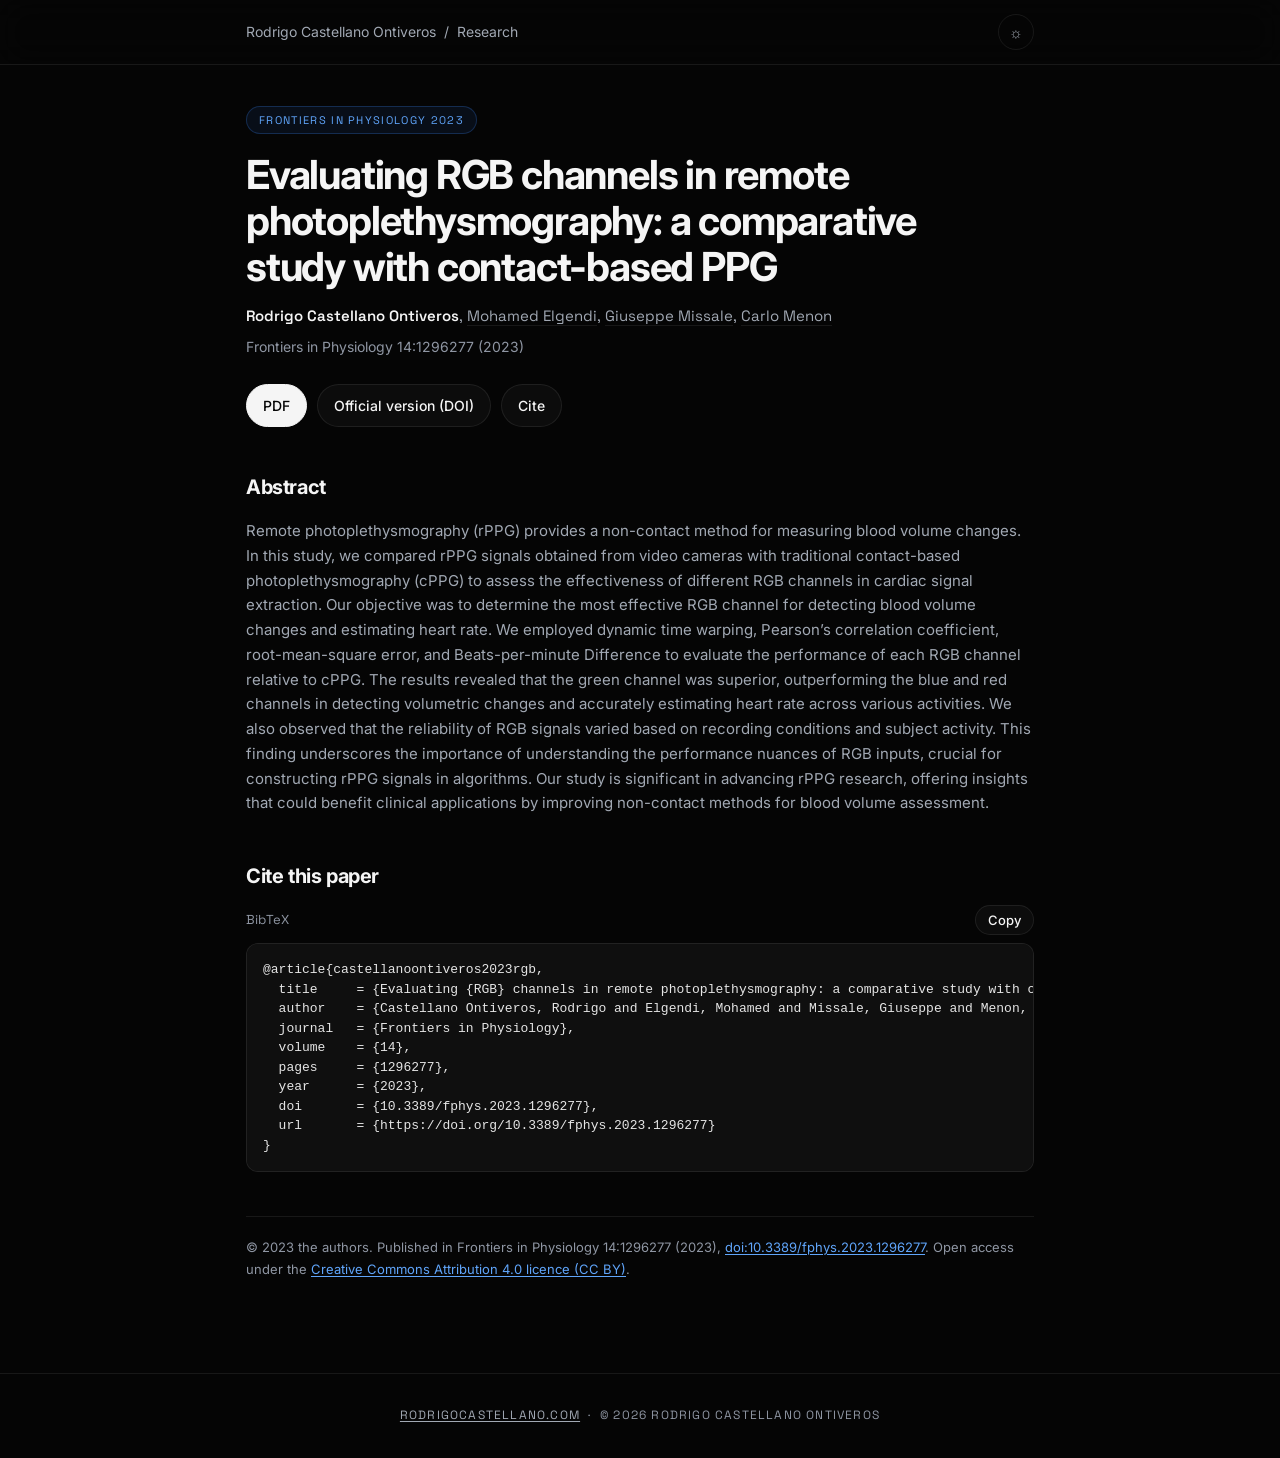
<file: papers/rgb-rppg/index.html>
<!DOCTYPE html>
<html lang="en">
<head>
    <meta charset="UTF-8">
    <meta name="viewport" content="width=device-width, initial-scale=1.0">

    <title>Evaluating RGB channels in remote photoplethysmography: a comparative study with contact-based PPG (Frontiers in Physiology 2023) | Rodrigo Castellano Ontiveros</title>
    <meta name="description" content="Frontiers in Physiology 2023 paper by Castellano Ontiveros, Elgendi, Missale, Menon. Remote photoplethysmography (rPPG) provides a non-contact method for measuring blood volume changes.">
    <meta name="author" content="Rodrigo Castellano Ontiveros">
    <link rel="canonical" href="https://rodrigocastellano.com/papers/rgb-rppg/">

    <!-- Google Scholar / Highwire Press tags -->
    <meta name="citation_title" content="Evaluating RGB channels in remote photoplethysmography: a comparative study with contact-based PPG">
    <meta name="citation_author" content="Castellano Ontiveros, Rodrigo">
    <meta name="citation_author_orcid" content="0000-0003-2324-633X">
    <meta name="citation_author_institution" content="KTH Royal Institute of Technology">
    <meta name="citation_author" content="Elgendi, Mohamed">
    <meta name="citation_author_orcid" content="0000-0003-1831-0202">
    <meta name="citation_author" content="Missale, Giuseppe">
    <meta name="citation_author" content="Menon, Carlo">
    <meta name="citation_author_orcid" content="0000-0002-2309-9977">
    <meta name="citation_publication_date" content="2023/12/22">
    <meta name="citation_journal_title" content="Frontiers in Physiology">
    <meta name="citation_publisher" content="Frontiers Media SA">
    <meta name="citation_volume" content="14">
    <meta name="citation_firstpage" content="1296277">
    <meta name="citation_doi" content="10.3389/fphys.2023.1296277">
    <meta name="citation_pdf_url" content="https://rodrigocastellano.com/papers/rgb-rppg/rgb-rppg-frontiers2023.pdf">
    <meta name="citation_abstract_html_url" content="https://rodrigocastellano.com/papers/rgb-rppg/">
    <meta name="citation_keywords" content="remote photoplethysmography; rPPG; PPG; RGB channels; green channel; heart rate estimation; digital health">

    <!-- Open Graph / Twitter -->
    <meta property="og:type" content="article">
    <meta property="og:url" content="https://rodrigocastellano.com/papers/rgb-rppg/">
    <meta property="og:site_name" content="Rodrigo Castellano Ontiveros">
    <meta property="og:title" content="Evaluating RGB channels in remote photoplethysmography: a comparative study with contact-based PPG (Frontiers in Physiology 2023)">
    <meta property="og:description" content="Remote photoplethysmography (rPPG) provides a non-contact method for measuring blood volume changes.">
    <meta property="og:image" content="https://rodrigocastellano.com/image/banner.jpg">
    <meta name="twitter:card" content="summary_large_image">
    <meta name="twitter:title" content="Evaluating RGB channels in remote photoplethysmography: a comparative study with contact-based PPG (Frontiers in Physiology 2023)">
    <meta name="twitter:description" content="Remote photoplethysmography (rPPG) provides a non-contact method for measuring blood volume changes.">
    <meta name="twitter:image" content="https://rodrigocastellano.com/image/banner.jpg">

    <script type="application/ld+json">
{
    "@context": "https://schema.org",
    "@graph": [
        {
            "@type": "ScholarlyArticle",
            "@id": "https://rodrigocastellano.com/papers/rgb-rppg/#article",
            "headline": "Evaluating RGB channels in remote photoplethysmography: a comparative study with contact-based PPG",
            "name": "Evaluating RGB channels in remote photoplethysmography: a comparative study with contact-based PPG",
            "url": "https://rodrigocastellano.com/papers/rgb-rppg/",
            "datePublished": "2023-12-22",
            "inLanguage": "en",
            "author": [
                {
                    "@type": "Person",
                    "name": "Rodrigo Castellano Ontiveros",
                    "givenName": "Rodrigo",
                    "familyName": "Castellano Ontiveros",
                    "url": "https://rodrigocastellano.com/",
                    "sameAs": "https://orcid.org/0000-0003-2324-633X",
                    "affiliation": {
                        "@type": "Organization",
                        "name": "KTH Royal Institute of Technology"
                    }
                },
                {
                    "@type": "Person",
                    "name": "Mohamed Elgendi",
                    "sameAs": "https://orcid.org/0000-0003-1831-0202"
                },
                {
                    "@type": "Person",
                    "name": "Giuseppe Missale"
                },
                {
                    "@type": "Person",
                    "name": "Carlo Menon",
                    "sameAs": "https://orcid.org/0000-0002-2309-9977"
                }
            ],
            "isPartOf": {
                "@type": "Periodical",
                "name": "Frontiers in Physiology"
            },
            "publisher": {
                "@type": "Organization",
                "name": "Frontiers Media SA"
            },
            "abstract": "Remote photoplethysmography (rPPG) provides a non-contact method for measuring blood volume changes. In this study, we compared rPPG signals obtained from video cameras with traditional contact-based photoplethysmography (cPPG) to assess the effectiveness of different RGB channels in cardiac signal extraction. Our objective was to determine the most effective RGB channel for detecting blood volume changes and estimating heart rate. We employed dynamic time warping, Pearson’s correlation coefficient, root-mean-square error, and Beats-per-minute Difference to evaluate the performance of each RGB channel relative to cPPG. The results revealed that the green channel was superior, outperforming the blue and red channels in detecting volumetric changes and accurately estimating heart rate across various activities. We also observed that the reliability of RGB signals varied based on recording conditions and subject activity. This finding underscores the importance of understanding the performance nuances of RGB inputs, crucial for constructing rPPG signals in algorithms. Our study is significant in advancing rPPG research, offering insights that could benefit clinical applications by improving non-contact methods for blood volume assessment.",
            "keywords": [
                "remote photoplethysmography",
                "rPPG",
                "PPG",
                "RGB channels",
                "green channel",
                "heart rate estimation",
                "digital health"
            ],
            "identifier": [
                {
                    "@type": "PropertyValue",
                    "propertyID": "DOI",
                    "value": "10.3389/fphys.2023.1296277"
                }
            ],
            "sameAs": [
                "https://doi.org/10.3389/fphys.2023.1296277"
            ],
            "pageStart": "1296277",
            "license": "https://creativecommons.org/licenses/by/4.0/",
            "encoding": {
                "@type": "MediaObject",
                "encodingFormat": "application/pdf",
                "contentUrl": "https://rodrigocastellano.com/papers/rgb-rppg/rgb-rppg-frontiers2023.pdf"
            }
        },
        {
            "@type": "BreadcrumbList",
            "itemListElement": [
                {
                    "@type": "ListItem",
                    "position": 1,
                    "name": "Rodrigo Castellano Ontiveros",
                    "item": "https://rodrigocastellano.com/"
                },
                {
                    "@type": "ListItem",
                    "position": 2,
                    "name": "Research",
                    "item": "https://rodrigocastellano.com/#research"
                },
                {
                    "@type": "ListItem",
                    "position": 3,
                    "name": "Evaluating RGB channels in remote photoplethysmography: a comparative study with contact-based PPG"
                }
            ]
        }
    ]
}
    </script>

    <link rel="icon" type="image/png" sizes="192x192" href="/image/favicon.png?v=5">
    <link rel="icon" type="image/svg+xml" href="/image/favicon.svg?v=5">
    <link rel="preconnect" href="https://fonts.googleapis.com">
    <link rel="preconnect" href="https://fonts.gstatic.com" crossorigin>
    <link href="https://fonts.googleapis.com/css2?family=Inter:wght@300;400;500;600;700&family=Space+Grotesk:wght@400;500;600&display=swap" rel="stylesheet">

    <script>try { if (localStorage.getItem('theme') === 'light') document.documentElement.classList.add('light'); } catch (e) {}</script>
    <style>
        :root {
            --bg: #050505; --surface: rgba(255,255,255,0.03); --border: rgba(255,255,255,0.08);
            --text: #e5e5e5; --strong: #f5f5f5; --muted: #a1a8b3; --faint: #8f96a3;
            --accent: #60a5fa; --accent-bg: rgba(59,130,246,0.08); --accent-border: rgba(59,130,246,0.25);
            --code-bg: #0f0f0f;
        }
        html.light {
            --bg: #fafafa; --surface: rgba(0,0,0,0.025); --border: rgba(0,0,0,0.09);
            --text: #1f2937; --strong: #0a0a0a; --muted: #4b5563; --faint: #5b6472;
            --accent: #2563eb; --accent-bg: rgba(37,99,235,0.06); --accent-border: rgba(37,99,235,0.25);
            --code-bg: #f3f4f6;
        }
        * { box-sizing: border-box; }
        body { margin: 0; font-family: 'Inter', sans-serif; background: var(--bg); color: var(--text); -webkit-font-smoothing: antialiased; line-height: 1.65; }
        a { color: var(--accent); text-decoration: none; }
        a:hover { text-decoration: underline; }
        ::selection { background: rgba(59,130,246,0.3); }
        .mono { font-family: 'Space Grotesk', monospace; }

        .topbar { position: sticky; top: 0; z-index: 10; backdrop-filter: blur(16px); -webkit-backdrop-filter: blur(16px); background: color-mix(in srgb, var(--bg) 80%, transparent); border-bottom: 1px solid var(--border); }
        .topbar-inner { max-width: 820px; margin: 0 auto; padding: 14px 16px; display: flex; align-items: center; justify-content: space-between; gap: 12px; }
        .crumbs { font-size: 14px; color: var(--muted); white-space: nowrap; overflow: hidden; text-overflow: ellipsis; }
        .crumbs a { color: var(--muted); }
        .crumbs a:hover { color: var(--strong); }
        .theme-btn { background: none; border: 1px solid var(--border); color: var(--muted); border-radius: 999px; width: 36px; height: 36px; cursor: pointer; font-size: 15px; flex-shrink: 0; }
        .theme-btn:hover { color: var(--strong); }

        main { max-width: 820px; margin: 0 auto; padding: 40px 16px 80px; }
        .badge { display: inline-block; font-family: 'Space Grotesk', monospace; font-size: 11px; letter-spacing: 0.12em; text-transform: uppercase; color: var(--accent); background: var(--accent-bg); border: 1px solid var(--accent-border); border-radius: 999px; padding: 4px 12px; }
        h1 { color: var(--strong); font-size: clamp(28px, 5vw, 40px); line-height: 1.15; letter-spacing: -0.03em; margin: 18px 0 14px; text-wrap: balance; }
        h2 { color: var(--strong); font-size: 20px; letter-spacing: -0.02em; margin: 44px 0 12px; }
        .authors { font-family: 'Space Grotesk', monospace; font-size: 15px; color: var(--muted); }
        .authors strong { color: var(--strong); font-weight: 600; }
        .authors a { color: var(--muted); border-bottom: 1px solid var(--border); }
        .authors a:hover { color: var(--strong); text-decoration: none; }
        .venue { font-size: 14px; color: var(--faint); margin-top: 6px; }

        .actions { display: flex; flex-wrap: wrap; gap: 10px; margin: 26px 0 8px; }
        .btn { display: inline-flex; align-items: center; gap: 8px; padding: 9px 16px; border-radius: 999px; border: 1px solid var(--border); color: var(--strong); font-size: 14px; font-weight: 500; background: var(--surface); cursor: pointer; font-family: inherit; }
        .btn:hover { border-color: var(--accent-border); text-decoration: none; color: var(--accent); }
        .btn.primary { background: var(--strong); color: var(--bg); border-color: var(--strong); }
        .btn.primary:hover { opacity: 0.85; color: var(--bg); }
        .abstract { color: var(--muted); font-size: 15px; }

        pre { background: var(--code-bg); border: 1px solid var(--border); border-radius: 12px; padding: 16px; overflow-x: auto; font-size: 13px; line-height: 1.5; color: var(--text); margin: 0; }
        .cite-head { display: flex; justify-content: space-between; align-items: center; margin-bottom: 8px; }
        .copy { font-size: 13px; padding: 6px 12px; }

        .notice { margin-top: 44px; padding-top: 20px; border-top: 1px solid var(--border); font-size: 13px; color: var(--faint); }
        .notice a, footer a, .abstract a { text-decoration: underline; text-underline-offset: 2px; }
        footer { border-top: 1px solid var(--border); text-align: center; padding: 32px 16px; font-family: 'Space Grotesk', monospace; font-size: 12px; letter-spacing: 0.1em; text-transform: uppercase; color: var(--faint); }
        footer a { color: var(--muted); }
    </style>
</head>
<body>
    <header class="topbar">
        <div class="topbar-inner">
            <nav class="crumbs" aria-label="Breadcrumb"><a href="/">Rodrigo Castellano Ontiveros</a> &nbsp;/&nbsp; <a href="/#research">Research</a></nav>
            <button id="theme-toggle" class="theme-btn" type="button" aria-label="Switch theme" title="Switch theme">&#9788;</button>
        </div>
    </header>

    <main>
        <article>
            <span class="badge">Frontiers in Physiology 2023</span>
            <h1>Evaluating RGB channels in remote photoplethysmography: a comparative study with contact-based PPG</h1>
            <div class="authors">
                <strong>Rodrigo Castellano Ontiveros</strong>,
                <a href="https://scholar.google.com/citations?user=-WFwzjoAAAAJ" target="_blank" rel="noopener">Mohamed Elgendi</a>,
                <a href="https://scholar.google.com/citations?user=JrDYAbMAAAAJ" target="_blank" rel="noopener">Giuseppe Missale</a>,
                <a href="https://scholar.google.com/citations?user=okZnorwAAAAJ" target="_blank" rel="noopener">Carlo Menon</a>
            </div>
            <div class="venue">Frontiers in Physiology 14:1296277 (2023)</div>

            <div class="actions">
                <a class="btn primary" href="rgb-rppg-frontiers2023.pdf">PDF</a>
                <a class="btn" href="https://doi.org/10.3389/fphys.2023.1296277" target="_blank" rel="noopener">Official version (DOI)</a>
                <a class="btn" href="#cite">Cite</a>
            </div>

            <h2>Abstract</h2>
            <p class="abstract">Remote photoplethysmography (rPPG) provides a non-contact method for measuring blood volume changes. In this study, we compared rPPG signals obtained from video cameras with traditional contact-based photoplethysmography (cPPG) to assess the effectiveness of different RGB channels in cardiac signal extraction. Our objective was to determine the most effective RGB channel for detecting blood volume changes and estimating heart rate. We employed dynamic time warping, Pearson’s correlation coefficient, root-mean-square error, and Beats-per-minute Difference to evaluate the performance of each RGB channel relative to cPPG. The results revealed that the green channel was superior, outperforming the blue and red channels in detecting volumetric changes and accurately estimating heart rate across various activities. We also observed that the reliability of RGB signals varied based on recording conditions and subject activity. This finding underscores the importance of understanding the performance nuances of RGB inputs, crucial for constructing rPPG signals in algorithms. Our study is significant in advancing rPPG research, offering insights that could benefit clinical applications by improving non-contact methods for blood volume assessment.</p>

            <h2 id="cite">Cite this paper</h2>
            <div class="cite-head">
                <span class="mono" style="font-size:13px;color:var(--faint)">BibTeX</span>
                <button class="btn copy" type="button" data-copy="bibtex">Copy</button>
            </div>
<pre id="bibtex">@article{castellanoontiveros2023rgb,
  title     = {Evaluating {RGB} channels in remote photoplethysmography: a comparative study with contact-based {PPG}},
  author    = {Castellano Ontiveros, Rodrigo and Elgendi, Mohamed and Missale, Giuseppe and Menon, Carlo},
  journal   = {Frontiers in Physiology},
  volume    = {14},
  pages     = {1296277},
  year      = {2023},
  doi       = {10.3389/fphys.2023.1296277},
  url       = {https://doi.org/10.3389/fphys.2023.1296277}
}</pre>

            <p class="notice">© 2023 the authors. Published in Frontiers in Physiology 14:1296277 (2023), <a href="https://doi.org/10.3389/fphys.2023.1296277">doi:10.3389/fphys.2023.1296277</a>. Open access under the <a href="https://creativecommons.org/licenses/by/4.0/">Creative Commons Attribution 4.0 licence (CC BY)</a>.</p>
        </article>
    </main>

    <footer>
        <a href="/">rodrigocastellano.com</a> &nbsp;·&nbsp; &copy; 2026 Rodrigo Castellano Ontiveros
    </footer>

    <script>
        (function () {
            var btn = document.getElementById('theme-toggle');
            function sync() { btn.innerHTML = document.documentElement.classList.contains('light') ? '&#9790;' : '&#9788;'; }
            sync();
            btn.addEventListener('click', function () {
                var light = document.documentElement.classList.toggle('light');
                try { localStorage.setItem('theme', light ? 'light' : 'dark'); } catch (e) {}
                sync();
            });
            document.querySelectorAll('[data-copy]').forEach(function (b) {
                b.addEventListener('click', function () {
                    var text = document.getElementById(b.getAttribute('data-copy')).textContent;
                    navigator.clipboard.writeText(text).then(function () {
                        b.textContent = 'Copied'; setTimeout(function () { b.textContent = 'Copy'; }, 1500);
                    });
                });
            });
        })();
    </script>
    <script data-goatcounter="https://rodrigocastellano.goatcounter.com/count" async src="https://gc.zgo.at/count.js"></script>
</body>
</html>
</file>
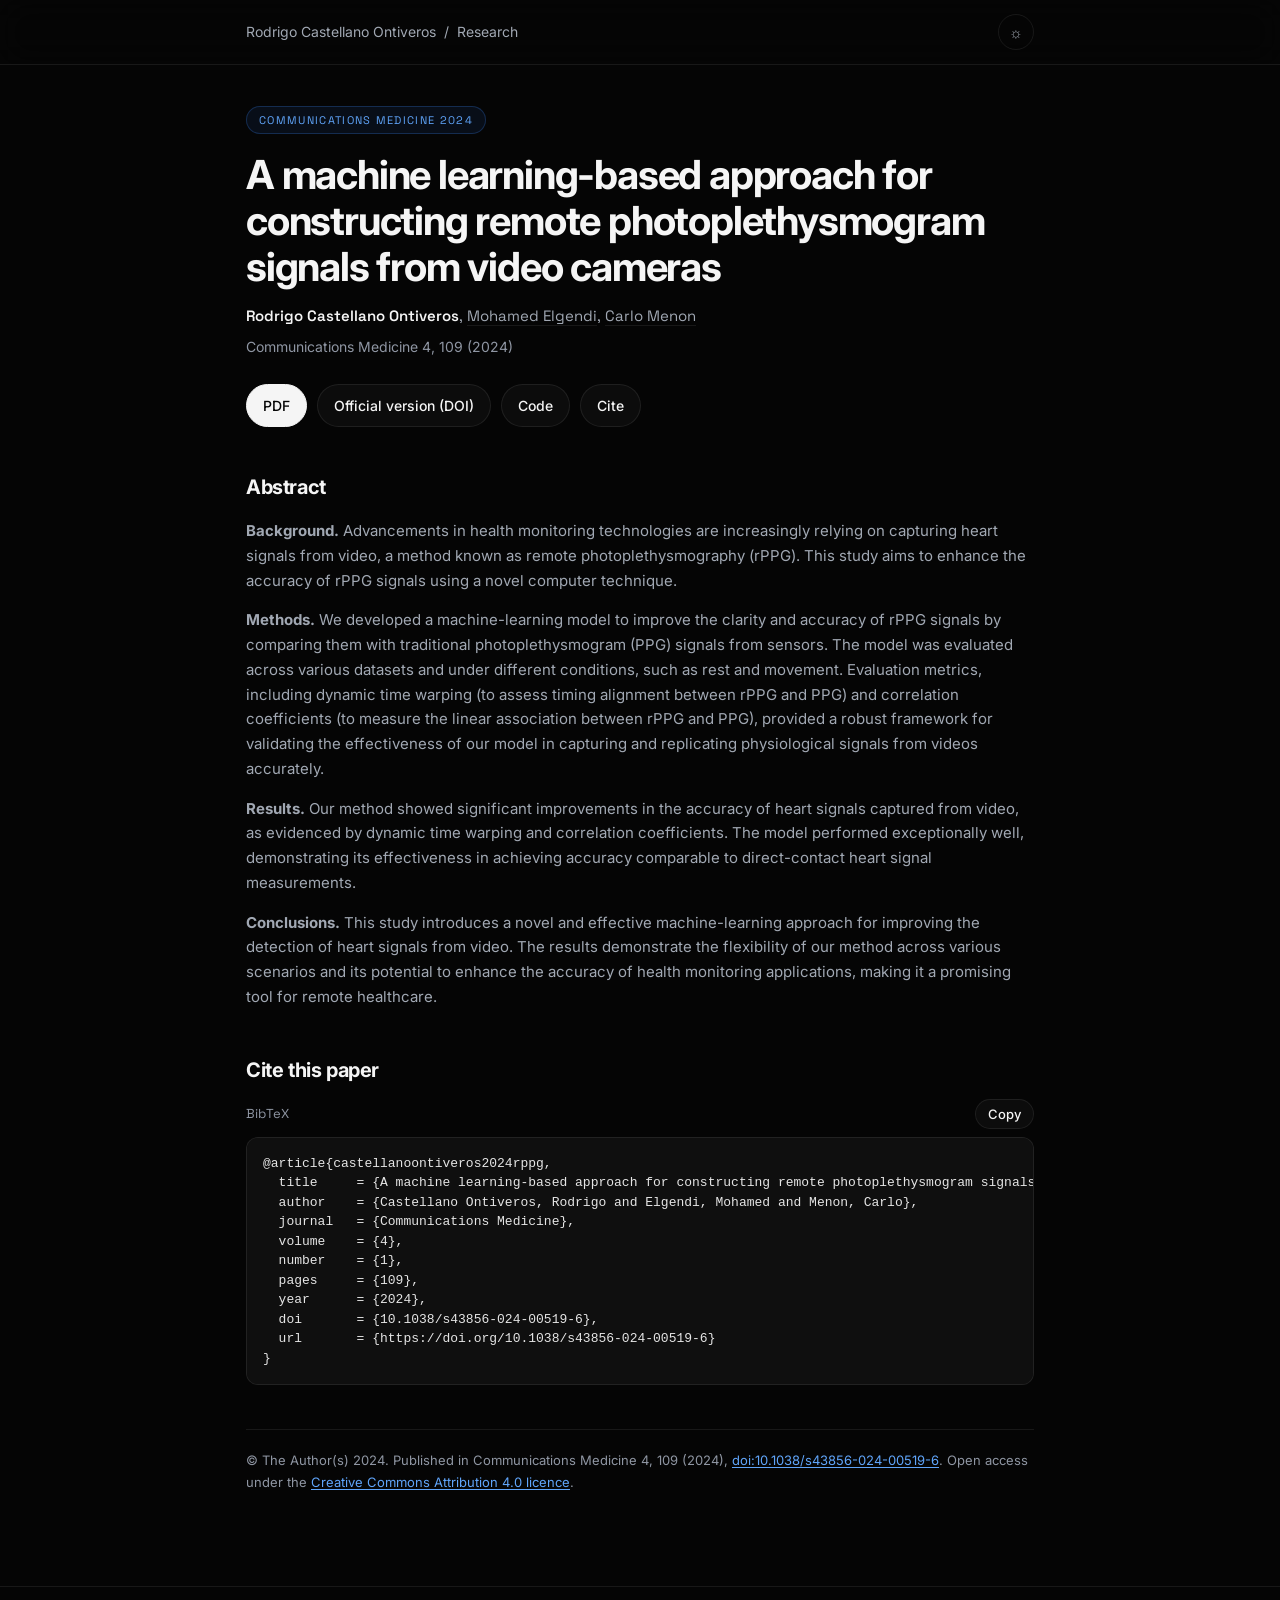
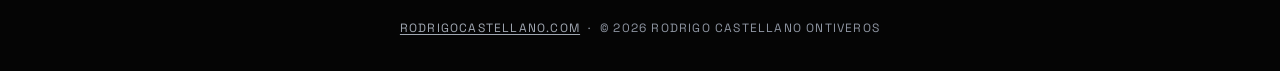
<file: papers/rppg-construction/index.html>
<!DOCTYPE html>
<html lang="en">
<head>
    <meta charset="UTF-8">
    <meta name="viewport" content="width=device-width, initial-scale=1.0">

    <title>A machine learning-based approach for constructing remote photoplethysmogram signals from video cameras (Communications Medicine 2024) | Rodrigo Castellano Ontiveros</title>
    <meta name="description" content="Communications Medicine 2024 paper by Castellano Ontiveros, Elgendi, Menon. Background: Advancements in health monitoring technologies are increasingly relying on capturing heart signals from video, a method known as remote photoplethysmography (rPPG).">
    <meta name="author" content="Rodrigo Castellano Ontiveros">
    <link rel="canonical" href="https://rodrigocastellano.com/papers/rppg-construction/">

    <!-- Google Scholar / Highwire Press tags -->
    <meta name="citation_title" content="A machine learning-based approach for constructing remote photoplethysmogram signals from video cameras">
    <meta name="citation_author" content="Castellano Ontiveros, Rodrigo">
    <meta name="citation_author_orcid" content="0000-0003-2324-633X">
    <meta name="citation_author_institution" content="ETH Zurich">
    <meta name="citation_author" content="Elgendi, Mohamed">
    <meta name="citation_author_orcid" content="0000-0003-1831-0202">
    <meta name="citation_author" content="Menon, Carlo">
    <meta name="citation_author_orcid" content="0000-0002-2309-9977">
    <meta name="citation_publication_date" content="2024/06/07">
    <meta name="citation_journal_title" content="Communications Medicine">
    <meta name="citation_publisher" content="Springer Nature">
    <meta name="citation_volume" content="4">
    <meta name="citation_issue" content="1">
    <meta name="citation_firstpage" content="109">
    <meta name="citation_doi" content="10.1038/s43856-024-00519-6">
    <meta name="citation_pdf_url" content="https://rodrigocastellano.com/papers/rppg-construction/rppg-construction-commsmed2024.pdf">
    <meta name="citation_abstract_html_url" content="https://rodrigocastellano.com/papers/rppg-construction/">
    <meta name="citation_keywords" content="remote photoplethysmography; rPPG; photoplethysmogram; PPG; machine learning; video-based heart rate; digital health">

    <!-- Open Graph / Twitter -->
    <meta property="og:type" content="article">
    <meta property="og:url" content="https://rodrigocastellano.com/papers/rppg-construction/">
    <meta property="og:site_name" content="Rodrigo Castellano Ontiveros">
    <meta property="og:title" content="A machine learning-based approach for constructing remote photoplethysmogram signals from video cameras (Communications Medicine 2024)">
    <meta property="og:description" content="Background: Advancements in health monitoring technologies are increasingly relying on capturing heart signals from video, a method known as remote photoplethysmography (rPPG).">
    <meta property="og:image" content="https://rodrigocastellano.com/image/banner.jpg">
    <meta name="twitter:card" content="summary_large_image">
    <meta name="twitter:title" content="A machine learning-based approach for constructing remote photoplethysmogram signals from video cameras (Communications Medicine 2024)">
    <meta name="twitter:description" content="Background: Advancements in health monitoring technologies are increasingly relying on capturing heart signals from video, a method known as remote photoplethysmography (rPPG).">
    <meta name="twitter:image" content="https://rodrigocastellano.com/image/banner.jpg">

    <script type="application/ld+json">
{
    "@context": "https://schema.org",
    "@graph": [
        {
            "@type": "ScholarlyArticle",
            "@id": "https://rodrigocastellano.com/papers/rppg-construction/#article",
            "headline": "A machine learning-based approach for constructing remote photoplethysmogram signals from video cameras",
            "name": "A machine learning-based approach for constructing remote photoplethysmogram signals from video cameras",
            "url": "https://rodrigocastellano.com/papers/rppg-construction/",
            "datePublished": "2024-06-07",
            "inLanguage": "en",
            "author": [
                {
                    "@type": "Person",
                    "name": "Rodrigo Castellano Ontiveros",
                    "givenName": "Rodrigo",
                    "familyName": "Castellano Ontiveros",
                    "url": "https://rodrigocastellano.com/",
                    "sameAs": "https://orcid.org/0000-0003-2324-633X",
                    "affiliation": {
                        "@type": "Organization",
                        "name": "ETH Zurich"
                    }
                },
                {
                    "@type": "Person",
                    "name": "Mohamed Elgendi",
                    "sameAs": "https://orcid.org/0000-0003-1831-0202"
                },
                {
                    "@type": "Person",
                    "name": "Carlo Menon",
                    "sameAs": "https://orcid.org/0000-0002-2309-9977"
                }
            ],
            "isPartOf": {
                "@type": "Periodical",
                "name": "Communications Medicine"
            },
            "publisher": {
                "@type": "Organization",
                "name": "Springer Nature"
            },
            "abstract": "Background: Advancements in health monitoring technologies are increasingly relying on capturing heart signals from video, a method known as remote photoplethysmography (rPPG). This study aims to enhance the accuracy of rPPG signals using a novel computer technique. Methods: We developed a machine-learning model to improve the clarity and accuracy of rPPG signals by comparing them with traditional photoplethysmogram (PPG) signals from sensors. The model was evaluated across various datasets and under different conditions, such as rest and movement. Evaluation metrics, including dynamic time warping (to assess timing alignment between rPPG and PPG) and correlation coefficients (to measure the linear association between rPPG and PPG), provided a robust framework for validating the effectiveness of our model in capturing and replicating physiological signals from videos accurately. Results: Our method showed significant improvements in the accuracy of heart signals captured from video, as evidenced by dynamic time warping and correlation coefficients. The model performed exceptionally well, demonstrating its effectiveness in achieving accuracy comparable to direct-contact heart signal measurements. Conclusions: This study introduces a novel and effective machine-learning approach for improving the detection of heart signals from video. The results demonstrate the flexibility of our method across various scenarios and its potential to enhance the accuracy of health monitoring applications, making it a promising tool for remote healthcare.",
            "keywords": [
                "remote photoplethysmography",
                "rPPG",
                "photoplethysmogram",
                "PPG",
                "machine learning",
                "video-based heart rate",
                "digital health"
            ],
            "identifier": [
                {
                    "@type": "PropertyValue",
                    "propertyID": "DOI",
                    "value": "10.1038/s43856-024-00519-6"
                }
            ],
            "sameAs": [
                "https://doi.org/10.1038/s43856-024-00519-6"
            ],
            "pageStart": "109",
            "license": "https://creativecommons.org/licenses/by/4.0/",
            "encoding": {
                "@type": "MediaObject",
                "encodingFormat": "application/pdf",
                "contentUrl": "https://rodrigocastellano.com/papers/rppg-construction/rppg-construction-commsmed2024.pdf"
            }
        },
        {
            "@type": "SoftwareSourceCode",
            "name": "ML_based_rPPG_construction",
            "codeRepository": "https://github.com/rodrigo-castellano/ML_based_rPPG_construction",
            "isBasedOn": {
                "@id": "https://rodrigocastellano.com/papers/rppg-construction/#article"
            },
            "identifier": {
                "@type": "PropertyValue",
                "propertyID": "DOI",
                "value": "10.5281/zenodo.10514294"
            },
            "sameAs": "https://doi.org/10.5281/zenodo.10514294",
            "license": "https://www.apache.org/licenses/LICENSE-2.0"
        },
        {
            "@type": "BreadcrumbList",
            "itemListElement": [
                {
                    "@type": "ListItem",
                    "position": 1,
                    "name": "Rodrigo Castellano Ontiveros",
                    "item": "https://rodrigocastellano.com/"
                },
                {
                    "@type": "ListItem",
                    "position": 2,
                    "name": "Research",
                    "item": "https://rodrigocastellano.com/#research"
                },
                {
                    "@type": "ListItem",
                    "position": 3,
                    "name": "A machine learning-based approach for constructing remote photoplethysmogram signals from video cameras"
                }
            ]
        }
    ]
}
    </script>

    <link rel="icon" type="image/png" sizes="192x192" href="/image/favicon.png?v=5">
    <link rel="icon" type="image/svg+xml" href="/image/favicon.svg?v=5">
    <link rel="preconnect" href="https://fonts.googleapis.com">
    <link rel="preconnect" href="https://fonts.gstatic.com" crossorigin>
    <link href="https://fonts.googleapis.com/css2?family=Inter:wght@300;400;500;600;700&family=Space+Grotesk:wght@400;500;600&display=swap" rel="stylesheet">

    <script>try { if (localStorage.getItem('theme') === 'light') document.documentElement.classList.add('light'); } catch (e) {}</script>
    <style>
        :root {
            --bg: #050505; --surface: rgba(255,255,255,0.03); --border: rgba(255,255,255,0.08);
            --text: #e5e5e5; --strong: #f5f5f5; --muted: #a1a8b3; --faint: #8f96a3;
            --accent: #60a5fa; --accent-bg: rgba(59,130,246,0.08); --accent-border: rgba(59,130,246,0.25);
            --code-bg: #0f0f0f;
        }
        html.light {
            --bg: #fafafa; --surface: rgba(0,0,0,0.025); --border: rgba(0,0,0,0.09);
            --text: #1f2937; --strong: #0a0a0a; --muted: #4b5563; --faint: #5b6472;
            --accent: #2563eb; --accent-bg: rgba(37,99,235,0.06); --accent-border: rgba(37,99,235,0.25);
            --code-bg: #f3f4f6;
        }
        * { box-sizing: border-box; }
        body { margin: 0; font-family: 'Inter', sans-serif; background: var(--bg); color: var(--text); -webkit-font-smoothing: antialiased; line-height: 1.65; }
        a { color: var(--accent); text-decoration: none; }
        a:hover { text-decoration: underline; }
        ::selection { background: rgba(59,130,246,0.3); }
        .mono { font-family: 'Space Grotesk', monospace; }

        .topbar { position: sticky; top: 0; z-index: 10; backdrop-filter: blur(16px); -webkit-backdrop-filter: blur(16px); background: color-mix(in srgb, var(--bg) 80%, transparent); border-bottom: 1px solid var(--border); }
        .topbar-inner { max-width: 820px; margin: 0 auto; padding: 14px 16px; display: flex; align-items: center; justify-content: space-between; gap: 12px; }
        .crumbs { font-size: 14px; color: var(--muted); white-space: nowrap; overflow: hidden; text-overflow: ellipsis; }
        .crumbs a { color: var(--muted); }
        .crumbs a:hover { color: var(--strong); }
        .theme-btn { background: none; border: 1px solid var(--border); color: var(--muted); border-radius: 999px; width: 36px; height: 36px; cursor: pointer; font-size: 15px; flex-shrink: 0; }
        .theme-btn:hover { color: var(--strong); }

        main { max-width: 820px; margin: 0 auto; padding: 40px 16px 80px; }
        .badge { display: inline-block; font-family: 'Space Grotesk', monospace; font-size: 11px; letter-spacing: 0.12em; text-transform: uppercase; color: var(--accent); background: var(--accent-bg); border: 1px solid var(--accent-border); border-radius: 999px; padding: 4px 12px; }
        h1 { color: var(--strong); font-size: clamp(28px, 5vw, 40px); line-height: 1.15; letter-spacing: -0.03em; margin: 18px 0 14px; text-wrap: balance; }
        h2 { color: var(--strong); font-size: 20px; letter-spacing: -0.02em; margin: 44px 0 12px; }
        .authors { font-family: 'Space Grotesk', monospace; font-size: 15px; color: var(--muted); }
        .authors strong { color: var(--strong); font-weight: 600; }
        .authors a { color: var(--muted); border-bottom: 1px solid var(--border); }
        .authors a:hover { color: var(--strong); text-decoration: none; }
        .venue { font-size: 14px; color: var(--faint); margin-top: 6px; }

        .actions { display: flex; flex-wrap: wrap; gap: 10px; margin: 26px 0 8px; }
        .btn { display: inline-flex; align-items: center; gap: 8px; padding: 9px 16px; border-radius: 999px; border: 1px solid var(--border); color: var(--strong); font-size: 14px; font-weight: 500; background: var(--surface); cursor: pointer; font-family: inherit; }
        .btn:hover { border-color: var(--accent-border); text-decoration: none; color: var(--accent); }
        .btn.primary { background: var(--strong); color: var(--bg); border-color: var(--strong); }
        .btn.primary:hover { opacity: 0.85; color: var(--bg); }
        .abstract { color: var(--muted); font-size: 15px; }

        pre { background: var(--code-bg); border: 1px solid var(--border); border-radius: 12px; padding: 16px; overflow-x: auto; font-size: 13px; line-height: 1.5; color: var(--text); margin: 0; }
        .cite-head { display: flex; justify-content: space-between; align-items: center; margin-bottom: 8px; }
        .copy { font-size: 13px; padding: 6px 12px; }

        .notice { margin-top: 44px; padding-top: 20px; border-top: 1px solid var(--border); font-size: 13px; color: var(--faint); }
        .notice a, footer a, .abstract a { text-decoration: underline; text-underline-offset: 2px; }
        footer { border-top: 1px solid var(--border); text-align: center; padding: 32px 16px; font-family: 'Space Grotesk', monospace; font-size: 12px; letter-spacing: 0.1em; text-transform: uppercase; color: var(--faint); }
        footer a { color: var(--muted); }
    </style>
</head>
<body>
    <header class="topbar">
        <div class="topbar-inner">
            <nav class="crumbs" aria-label="Breadcrumb"><a href="/">Rodrigo Castellano Ontiveros</a> &nbsp;/&nbsp; <a href="/#research">Research</a></nav>
            <button id="theme-toggle" class="theme-btn" type="button" aria-label="Switch theme" title="Switch theme">&#9788;</button>
        </div>
    </header>

    <main>
        <article>
            <span class="badge">Communications Medicine 2024</span>
            <h1>A machine learning-based approach for constructing remote photoplethysmogram signals from video cameras</h1>
            <div class="authors">
                <strong>Rodrigo Castellano Ontiveros</strong>,
                <a href="https://scholar.google.com/citations?user=-WFwzjoAAAAJ" target="_blank" rel="noopener">Mohamed Elgendi</a>,
                <a href="https://scholar.google.com/citations?user=okZnorwAAAAJ" target="_blank" rel="noopener">Carlo Menon</a>
            </div>
            <div class="venue">Communications Medicine 4, 109 (2024)</div>

            <div class="actions">
                <a class="btn primary" href="rppg-construction-commsmed2024.pdf">PDF</a>
                <a class="btn" href="https://doi.org/10.1038/s43856-024-00519-6" target="_blank" rel="noopener">Official version (DOI)</a>
                <a class="btn" href="https://github.com/rodrigo-castellano/ML_based_rPPG_construction" target="_blank" rel="noopener">Code</a>
                <a class="btn" href="#cite">Cite</a>
            </div>

            <h2>Abstract</h2>
            <p class="abstract"><strong>Background.</strong> Advancements in health monitoring technologies are increasingly relying on capturing heart signals from video, a method known as remote photoplethysmography (rPPG). This study aims to enhance the accuracy of rPPG signals using a novel computer technique.</p>
            <p class="abstract"><strong>Methods.</strong> We developed a machine-learning model to improve the clarity and accuracy of rPPG signals by comparing them with traditional photoplethysmogram (PPG) signals from sensors. The model was evaluated across various datasets and under different conditions, such as rest and movement. Evaluation metrics, including dynamic time warping (to assess timing alignment between rPPG and PPG) and correlation coefficients (to measure the linear association between rPPG and PPG), provided a robust framework for validating the effectiveness of our model in capturing and replicating physiological signals from videos accurately.</p>
            <p class="abstract"><strong>Results.</strong> Our method showed significant improvements in the accuracy of heart signals captured from video, as evidenced by dynamic time warping and correlation coefficients. The model performed exceptionally well, demonstrating its effectiveness in achieving accuracy comparable to direct-contact heart signal measurements.</p>
            <p class="abstract"><strong>Conclusions.</strong> This study introduces a novel and effective machine-learning approach for improving the detection of heart signals from video. The results demonstrate the flexibility of our method across various scenarios and its potential to enhance the accuracy of health monitoring applications, making it a promising tool for remote healthcare.</p>

            <h2 id="cite">Cite this paper</h2>
            <div class="cite-head">
                <span class="mono" style="font-size:13px;color:var(--faint)">BibTeX</span>
                <button class="btn copy" type="button" data-copy="bibtex">Copy</button>
            </div>
<pre id="bibtex">@article{castellanoontiveros2024rppg,
  title     = {A machine learning-based approach for constructing remote photoplethysmogram signals from video cameras},
  author    = {Castellano Ontiveros, Rodrigo and Elgendi, Mohamed and Menon, Carlo},
  journal   = {Communications Medicine},
  volume    = {4},
  number    = {1},
  pages     = {109},
  year      = {2024},
  doi       = {10.1038/s43856-024-00519-6},
  url       = {https://doi.org/10.1038/s43856-024-00519-6}
}</pre>

            <p class="notice">© The Author(s) 2024. Published in Communications Medicine 4, 109 (2024), <a href="https://doi.org/10.1038/s43856-024-00519-6">doi:10.1038/s43856-024-00519-6</a>. Open access under the <a href="https://creativecommons.org/licenses/by/4.0/">Creative Commons Attribution 4.0 licence</a>.</p>
        </article>
    </main>

    <footer>
        <a href="/">rodrigocastellano.com</a> &nbsp;·&nbsp; &copy; 2026 Rodrigo Castellano Ontiveros
    </footer>

    <script>
        (function () {
            var btn = document.getElementById('theme-toggle');
            function sync() { btn.innerHTML = document.documentElement.classList.contains('light') ? '&#9790;' : '&#9788;'; }
            sync();
            btn.addEventListener('click', function () {
                var light = document.documentElement.classList.toggle('light');
                try { localStorage.setItem('theme', light ? 'light' : 'dark'); } catch (e) {}
                sync();
            });
            document.querySelectorAll('[data-copy]').forEach(function (b) {
                b.addEventListener('click', function () {
                    var text = document.getElementById(b.getAttribute('data-copy')).textContent;
                    navigator.clipboard.writeText(text).then(function () {
                        b.textContent = 'Copied'; setTimeout(function () { b.textContent = 'Copy'; }, 1500);
                    });
                });
            });
        })();
    </script>
    <script data-goatcounter="https://rodrigocastellano.goatcounter.com/count" async src="https://gc.zgo.at/count.js"></script>
</body>
</html>
</file>
